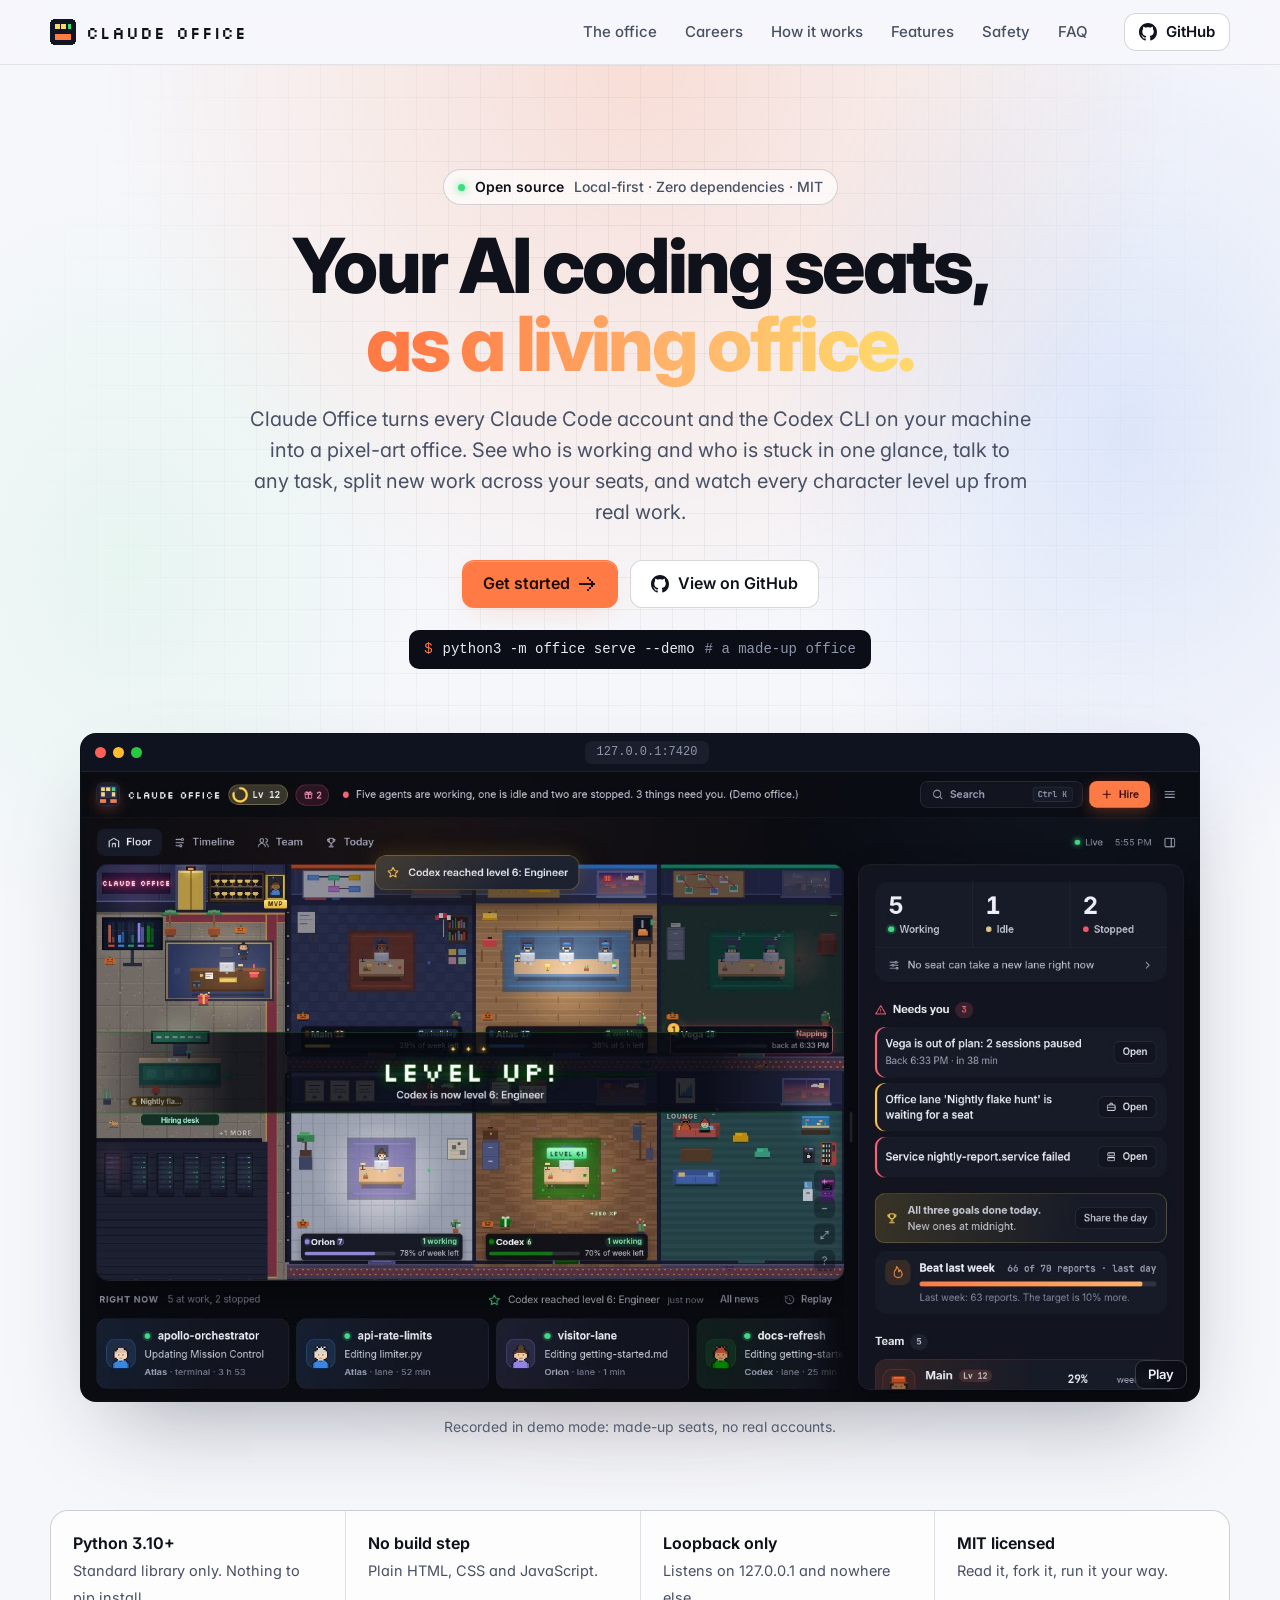
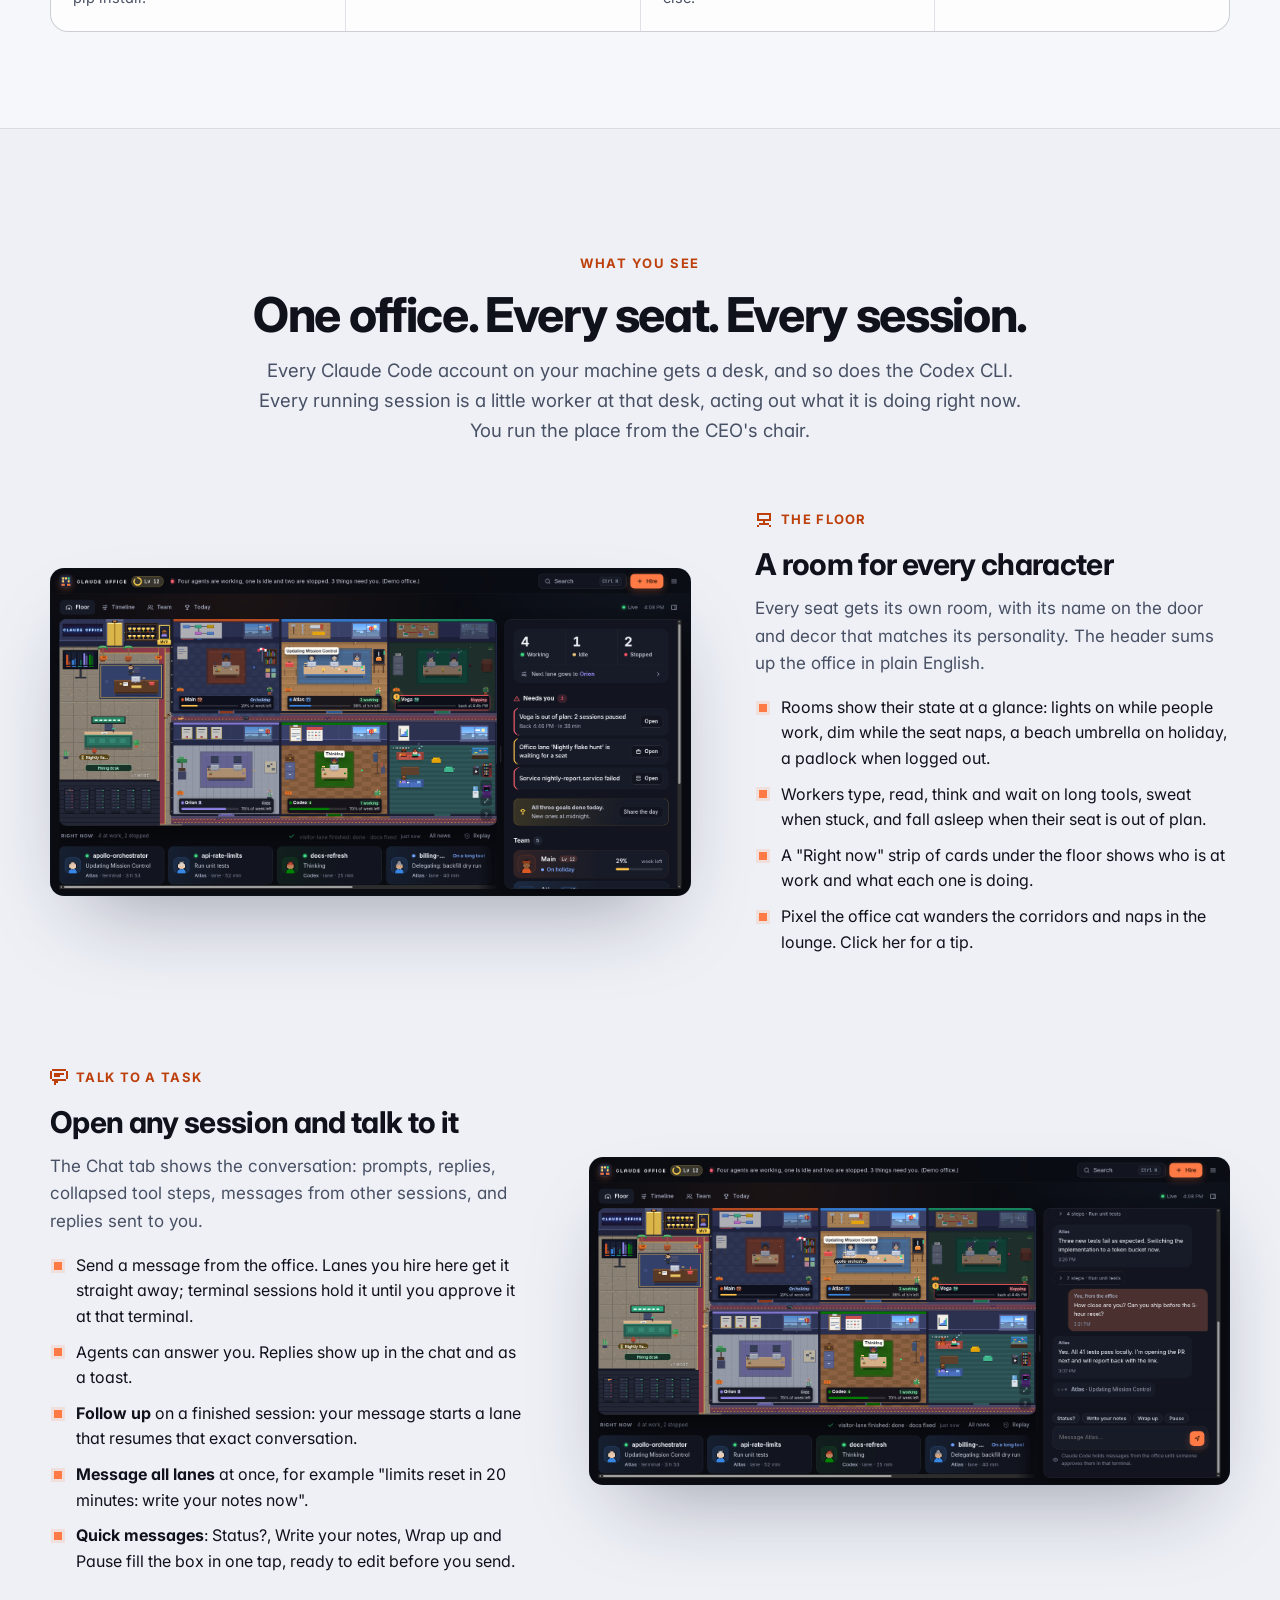
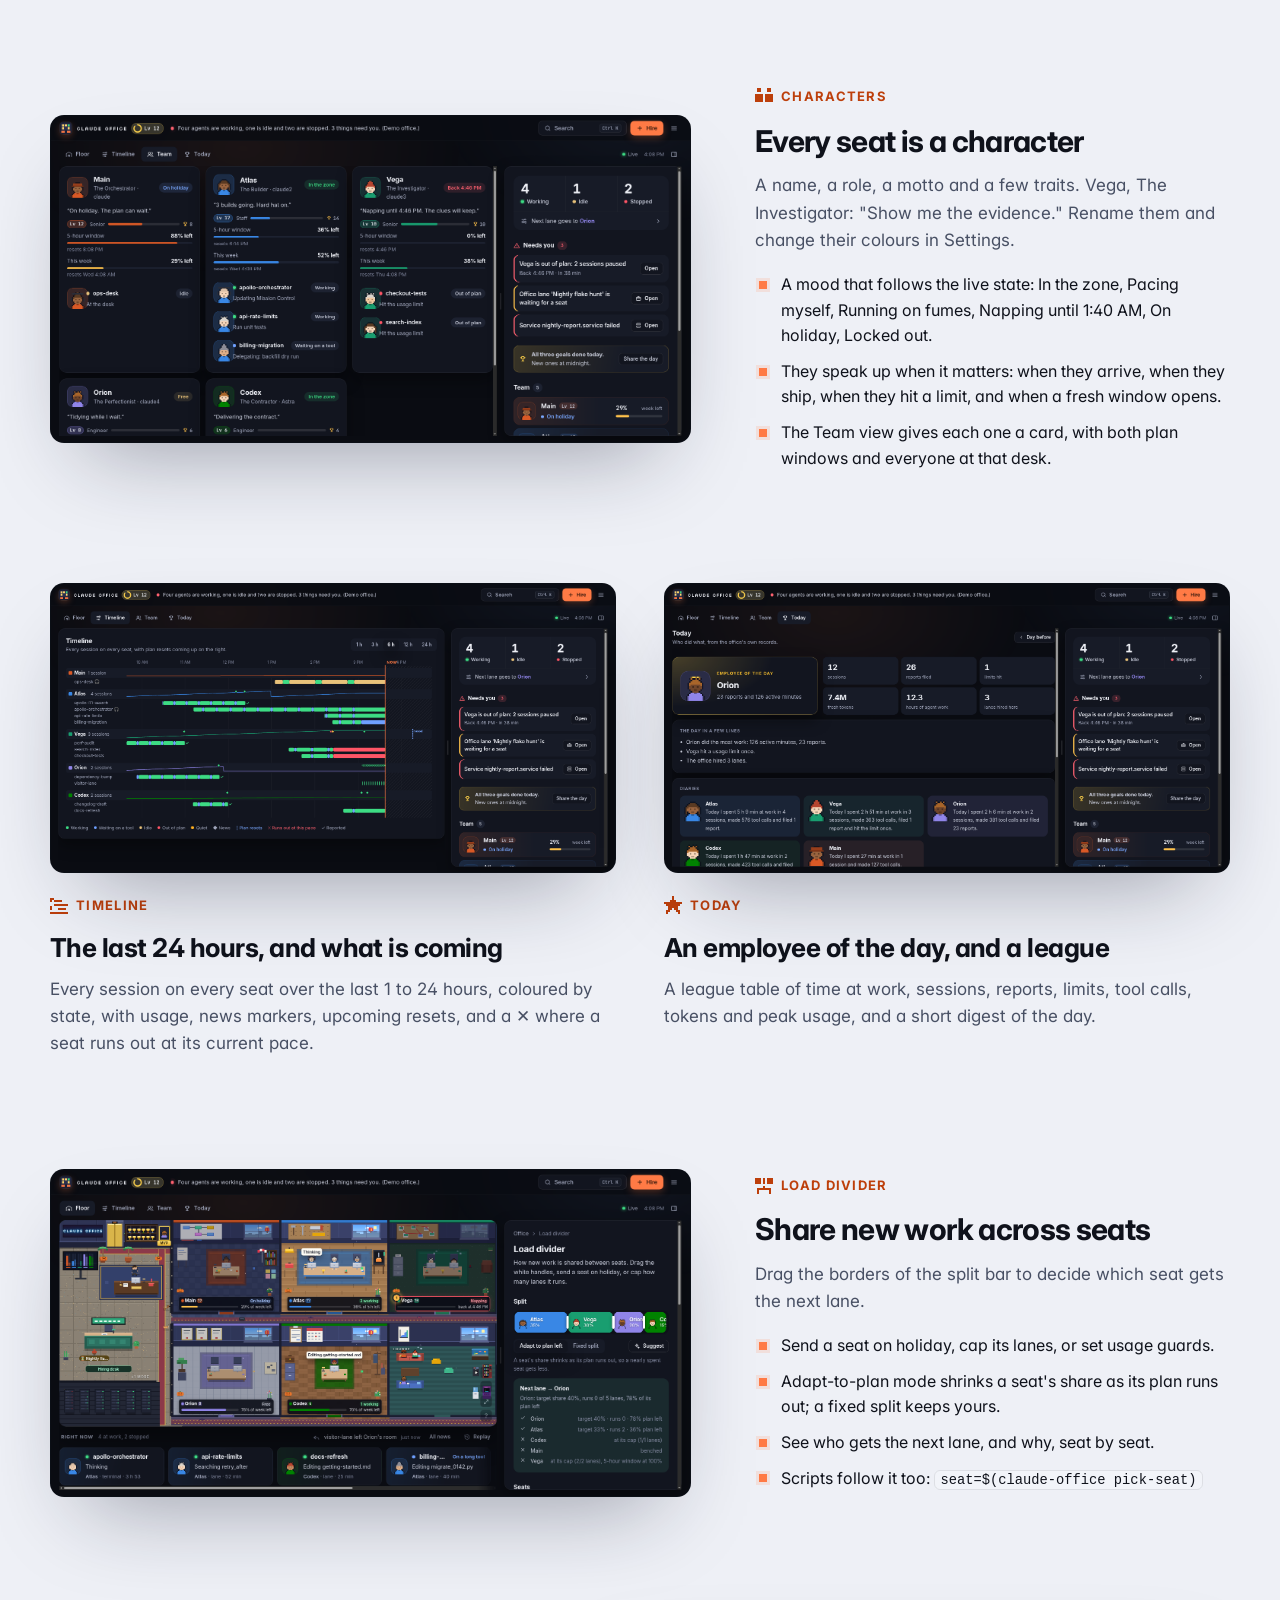
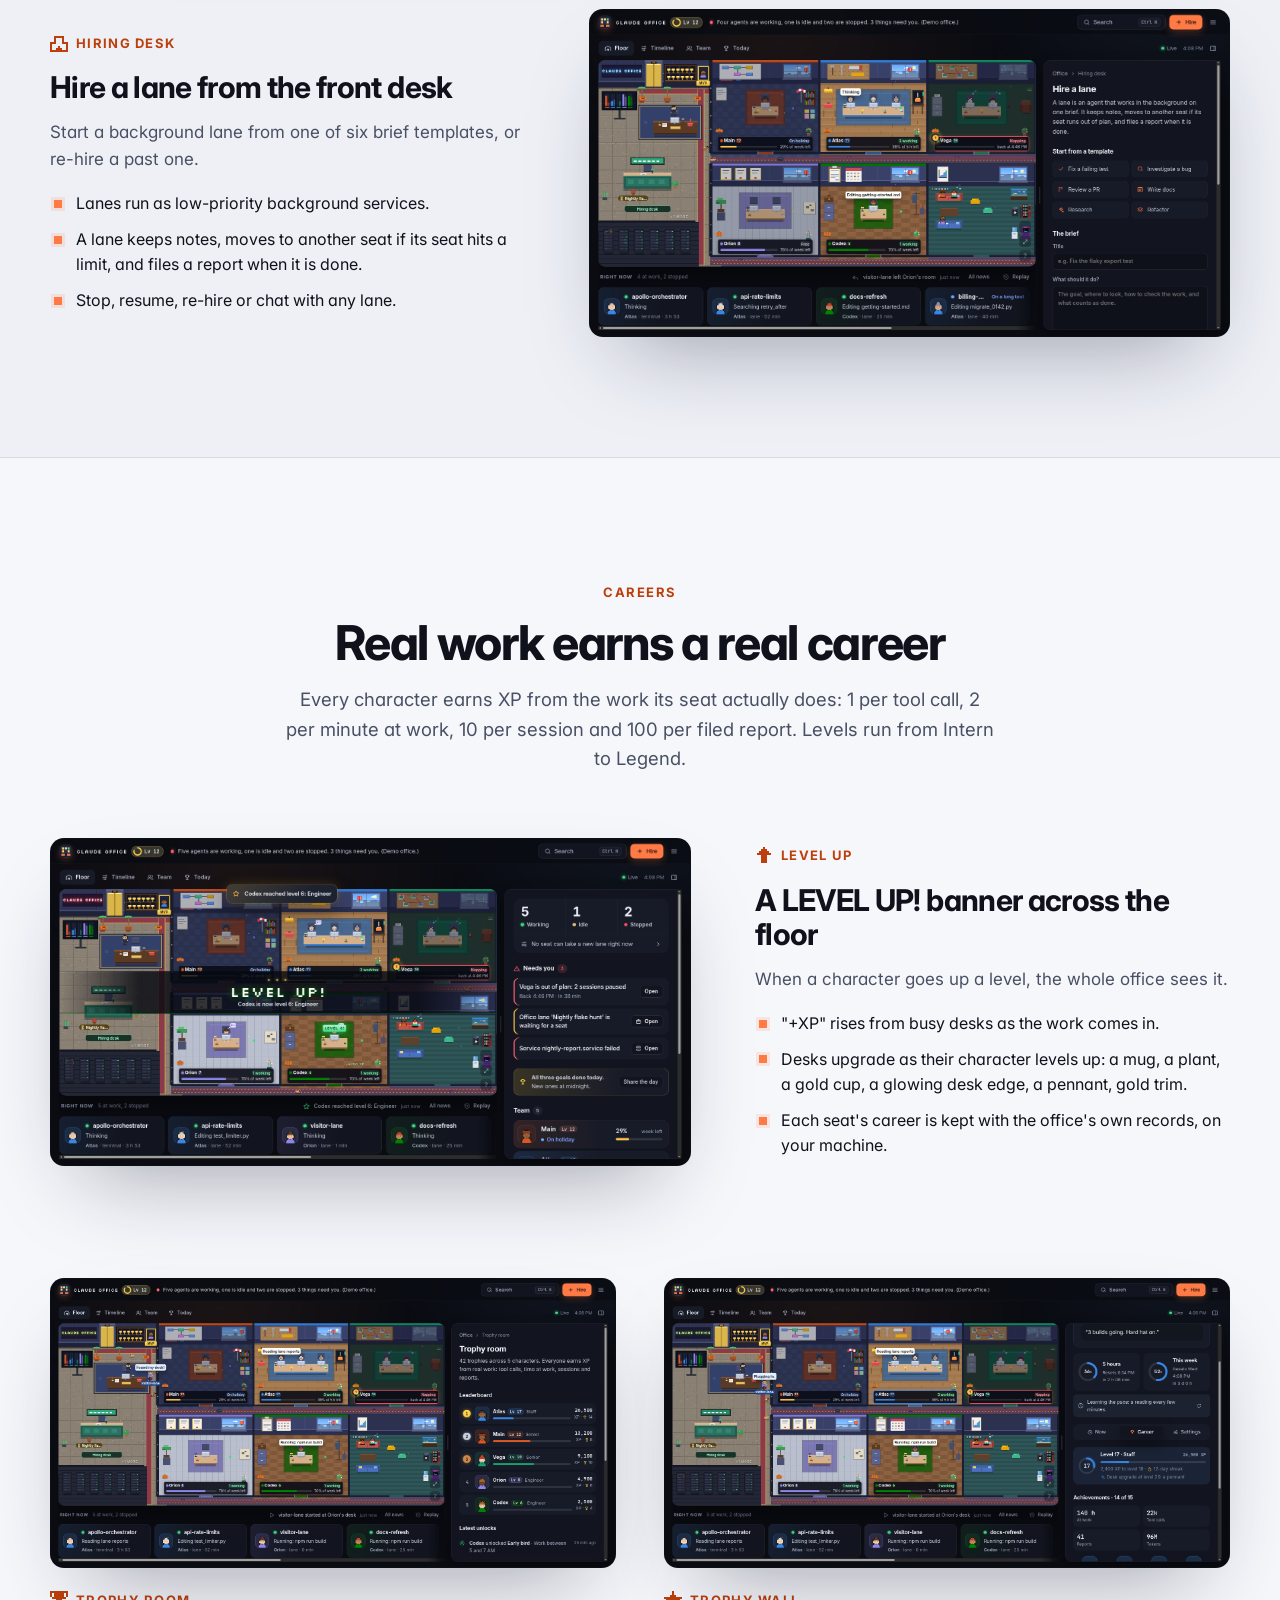
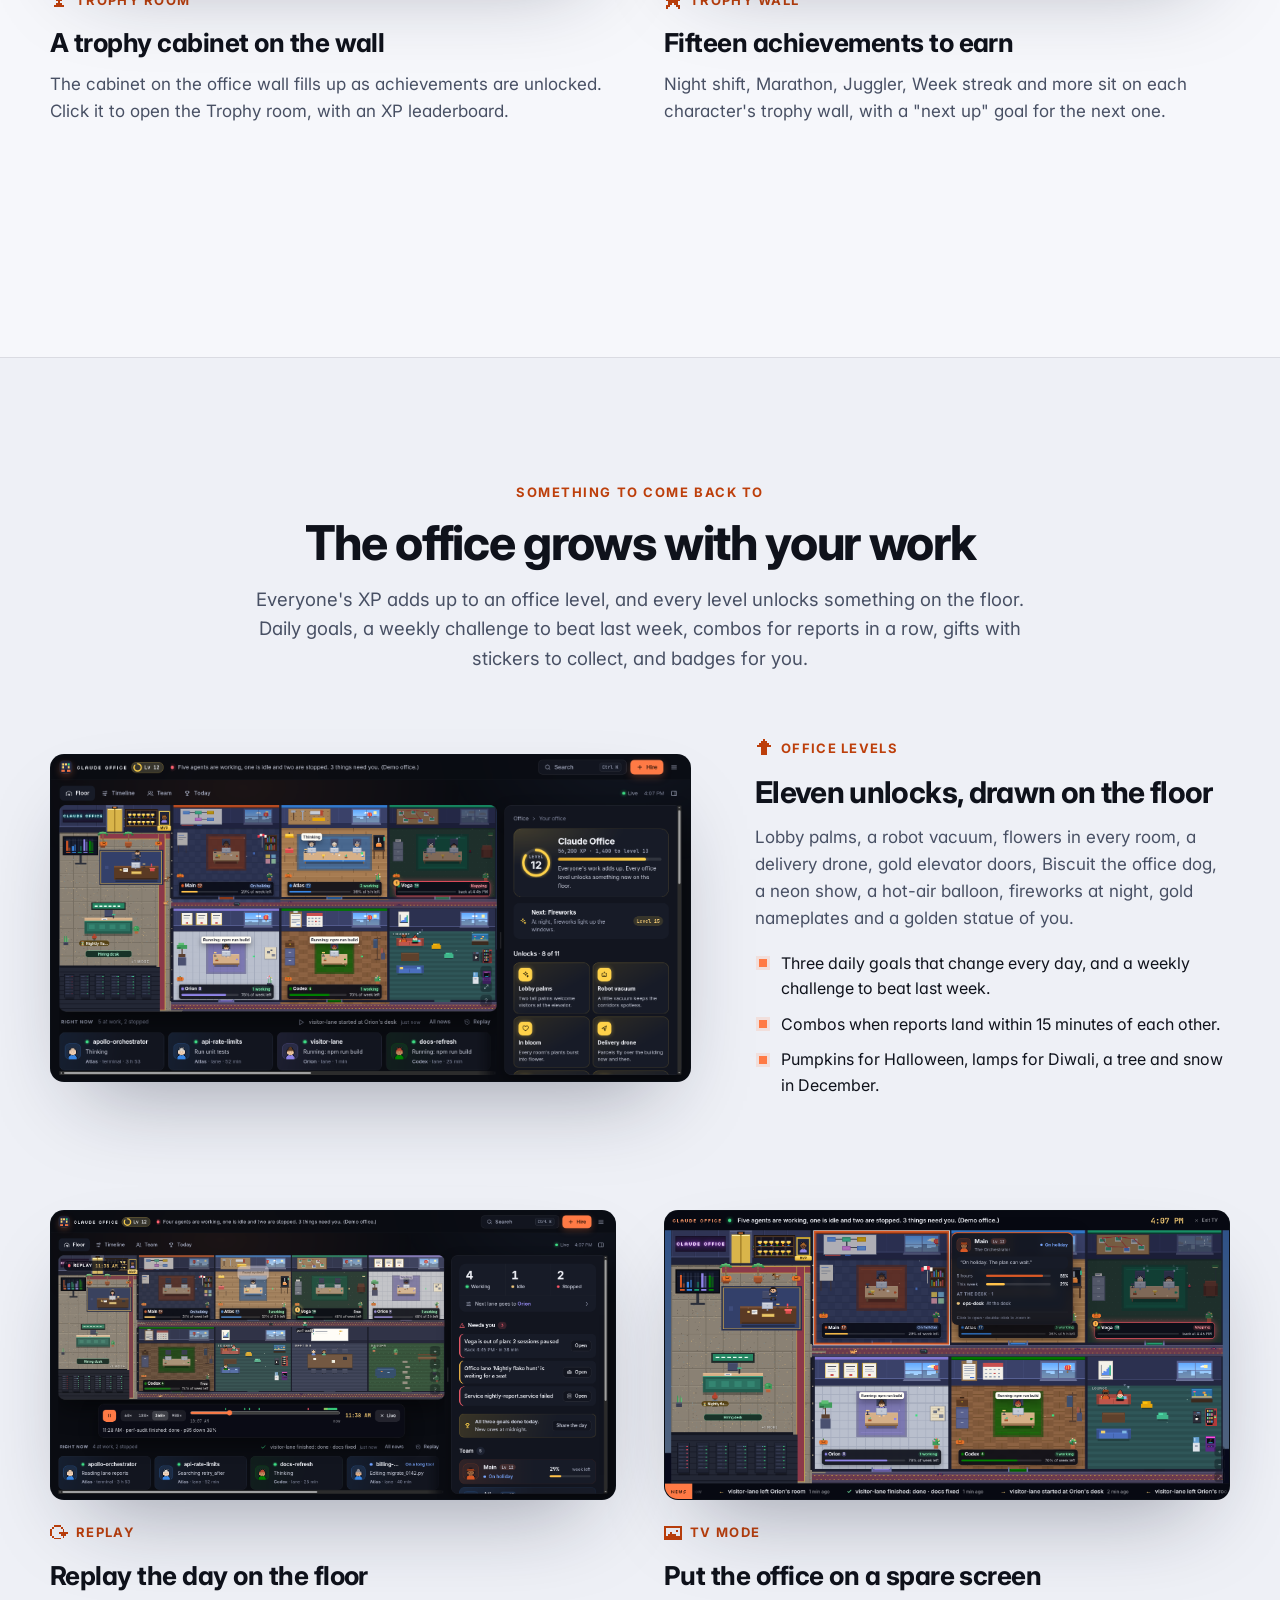
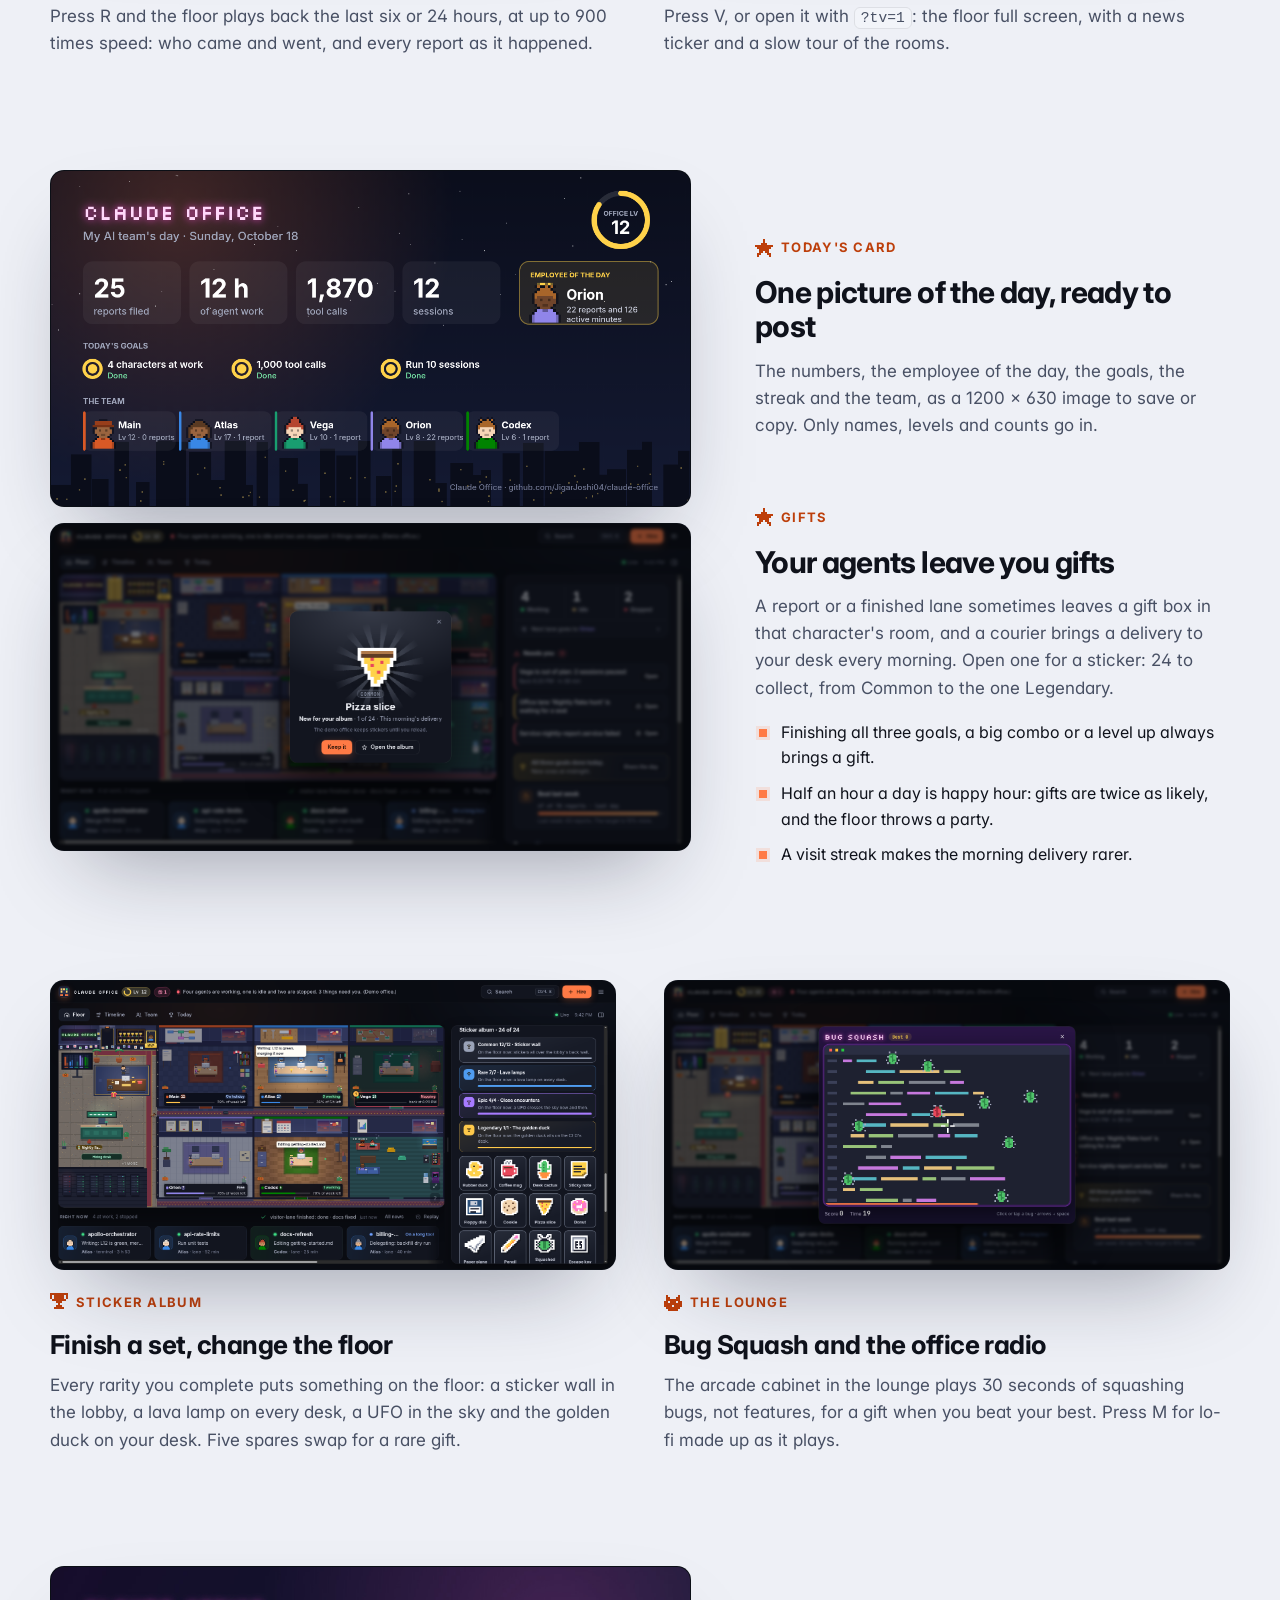
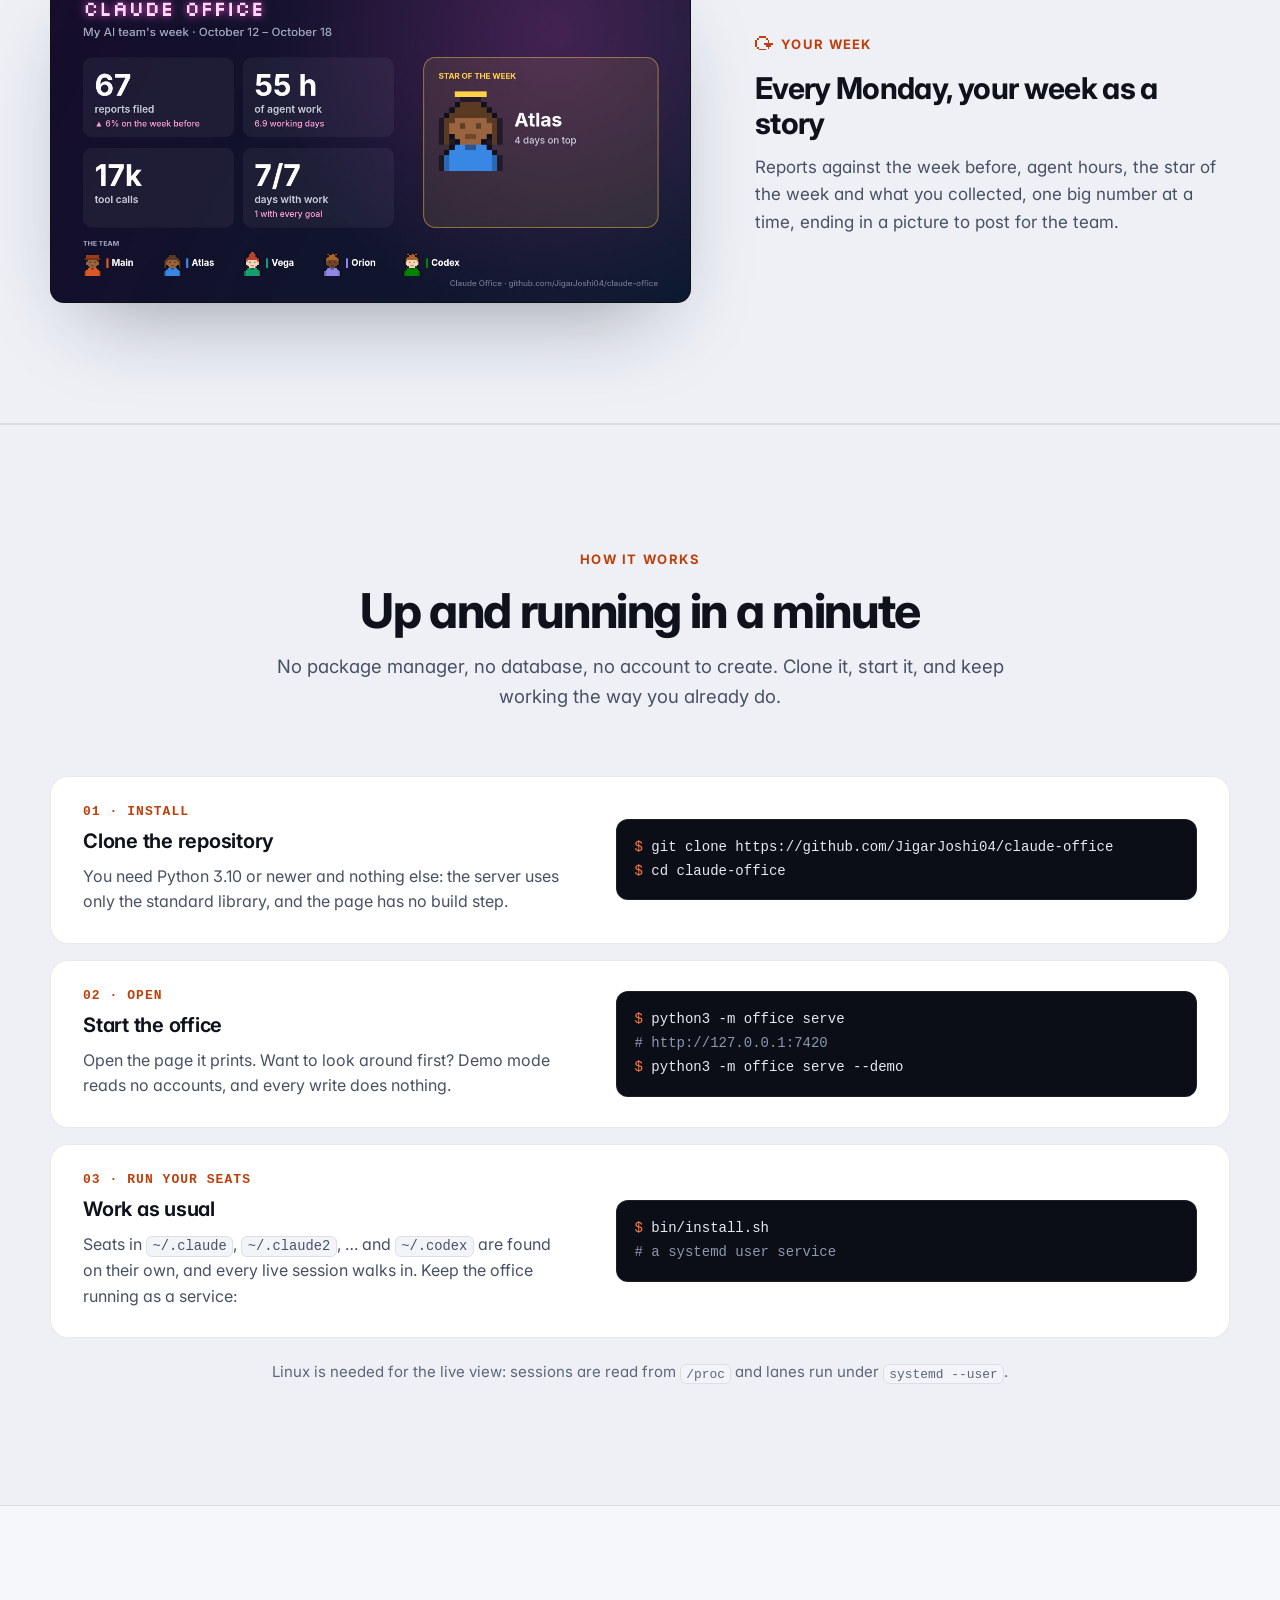
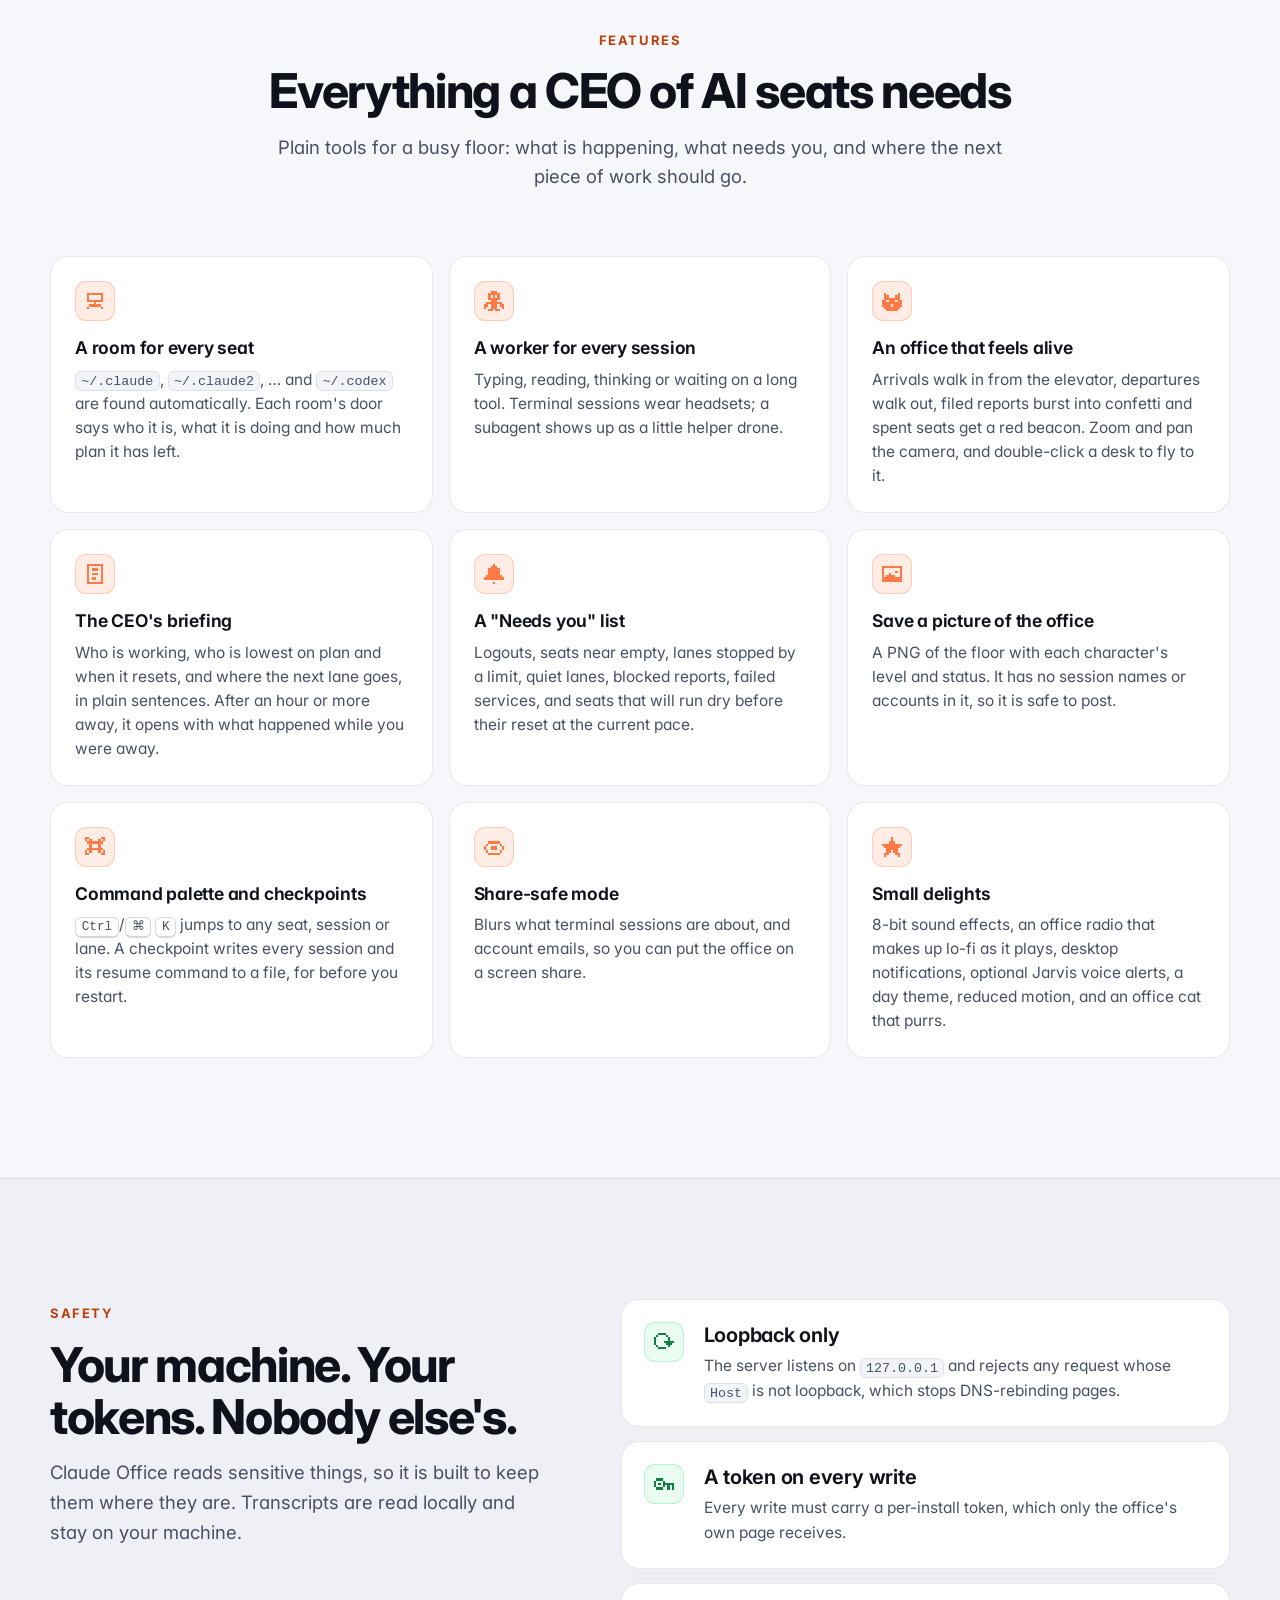
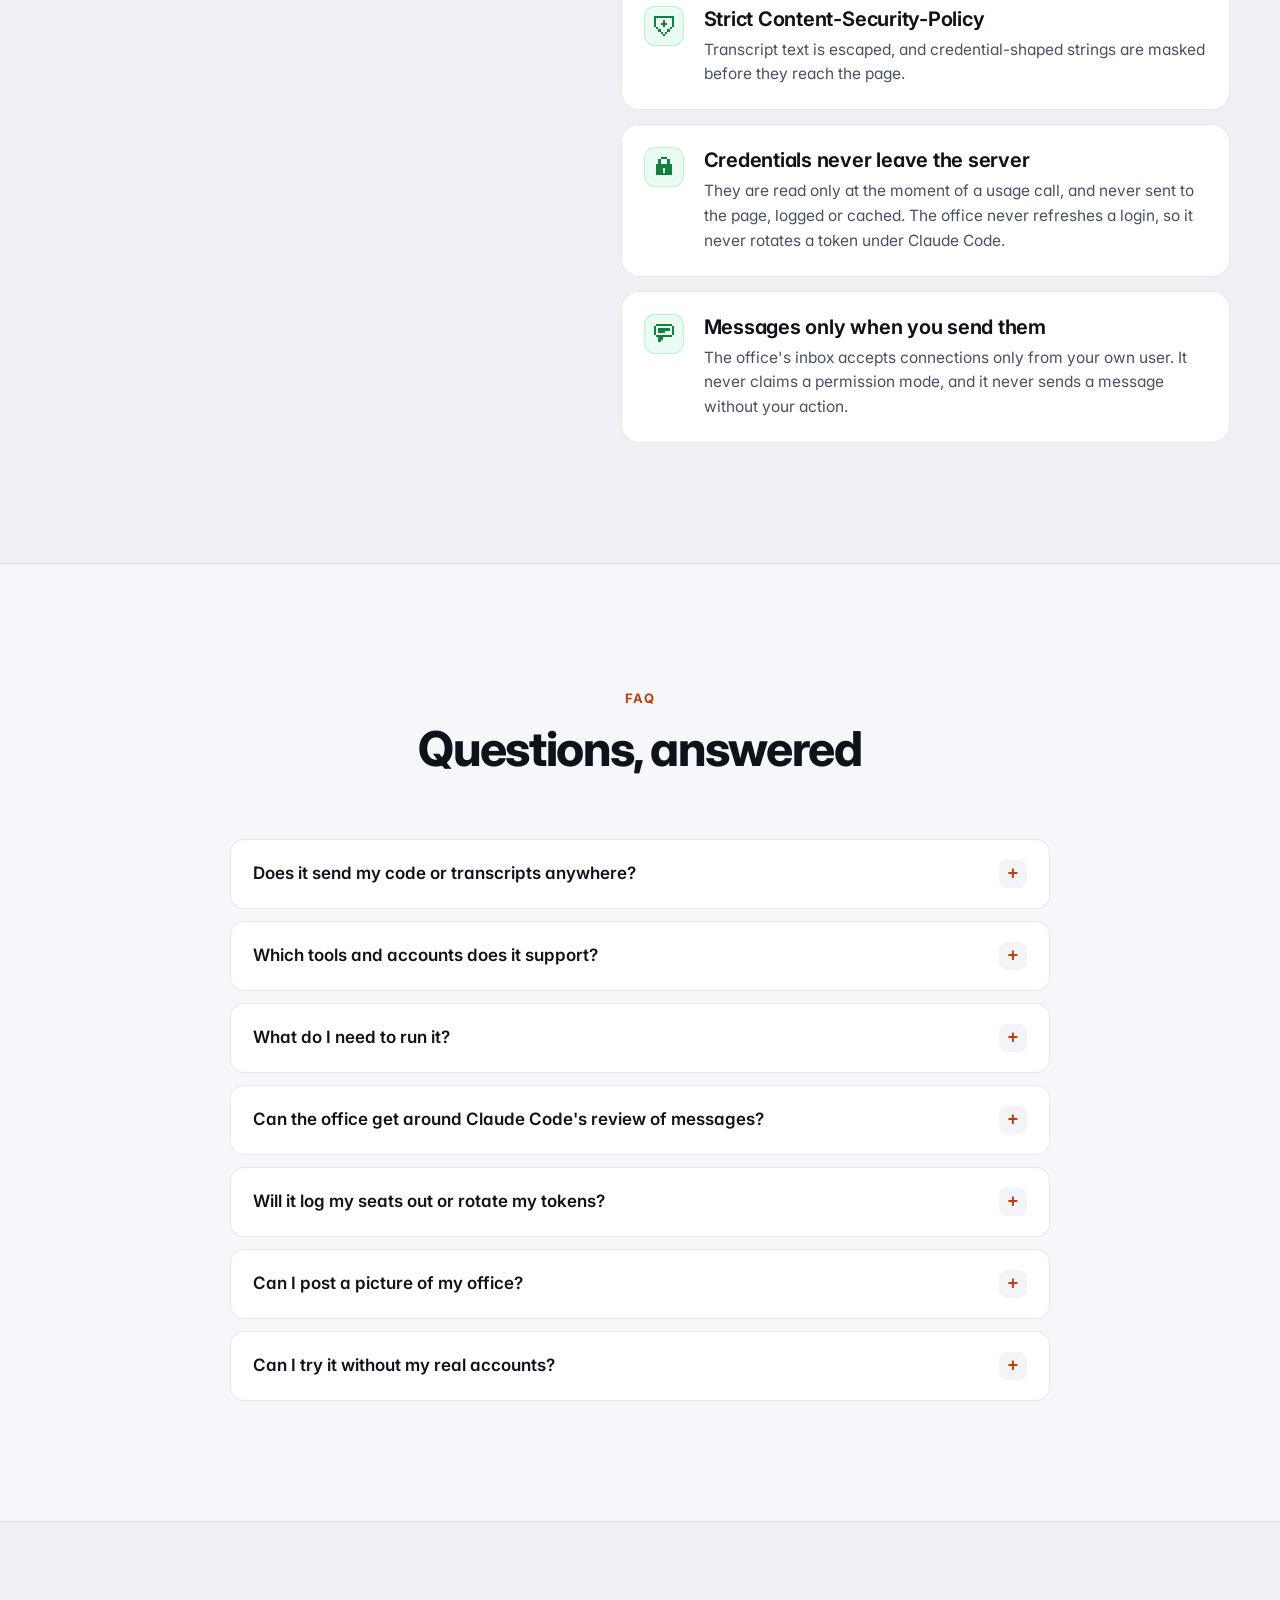
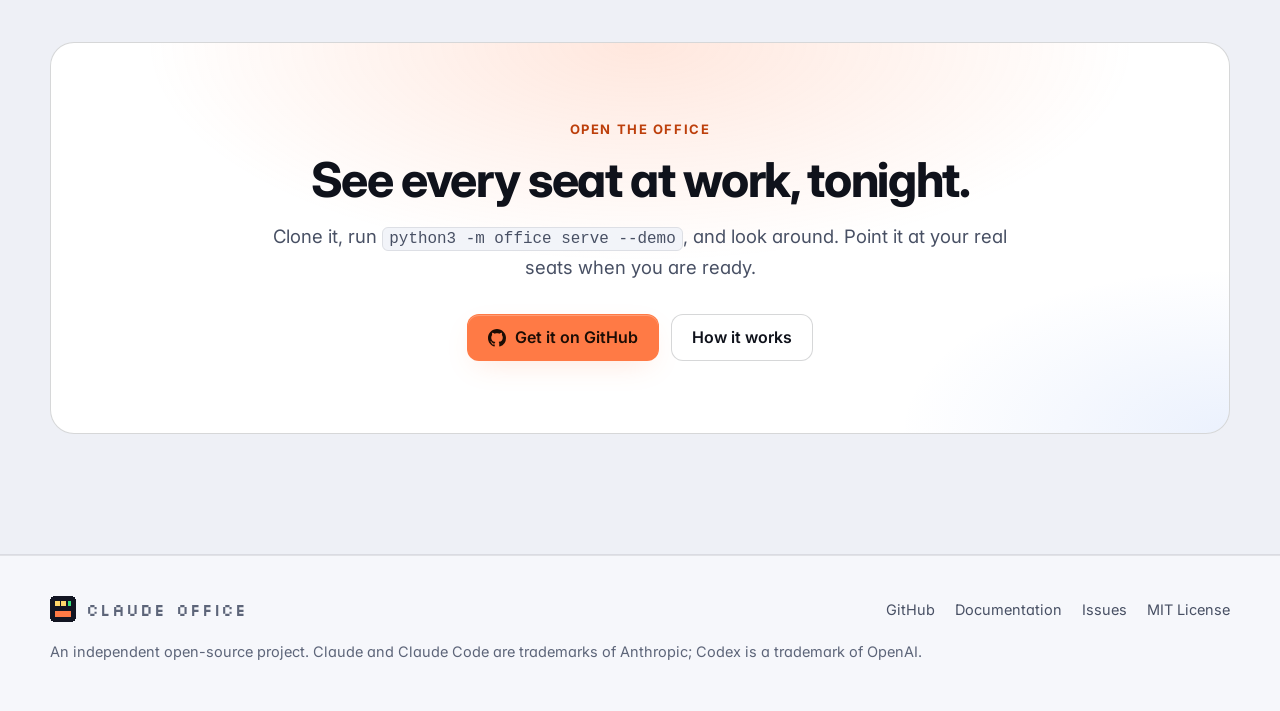
<file: docs/index.html>
<!doctype html>
<html lang="en">
<head>
<meta charset="utf-8">
<meta name="viewport" content="width=device-width, initial-scale=1">
<title>Claude Office: a pixel office for every AI coding seat</title>
<meta name="description" content="A local dashboard that shows every Claude Code account and the Codex CLI on your machine as a living pixel-art office. See who is working and who is stuck, talk to any task, split new work across seats, and watch every character level up from real work. Python standard library only, MIT licensed.">
<meta name="color-scheme" content="dark light">
<meta name="theme-color" content="#090b12" media="(prefers-color-scheme: dark)">
<meta name="theme-color" content="#f6f7fb" media="(prefers-color-scheme: light)">
<meta property="og:type" content="website">
<meta property="og:title" content="Claude Office: a pixel office for every AI coding seat">
<meta property="og:description" content="Every Claude Code account and the Codex CLI on your machine as a living pixel-art office: a character at every seat, a chat with every task, and careers earned from real work. Local-first, zero dependencies, MIT.">
<meta property="og:image" content="https://jigarjoshi04.github.io/claude-office/demo-poster.jpg">
<meta name="twitter:card" content="summary_large_image">
<link rel="icon" href="data:image/svg+xml,%3Csvg xmlns='http://www.w3.org/2000/svg' viewBox='0 0 16 16'%3E%3Crect width='16' height='16' rx='3' fill='%23121522'/%3E%3Crect x='3' y='3' width='3' height='3' fill='%23ffd76a'/%3E%3Crect x='7' y='3' width='3' height='3' fill='%23ffd76a'/%3E%3Crect x='11' y='3' width='2' height='3' fill='%2338e07b'/%3E%3Crect x='3' y='9' width='10' height='4' fill='%23ff7a45'/%3E%3C/svg%3E">
<link rel="preconnect" href="https://fonts.googleapis.com">
<link rel="preconnect" href="https://fonts.gstatic.com" crossorigin>
<link rel="stylesheet" href="https://fonts.googleapis.com/css2?family=Inter:wght@400;500;600;700;800&family=Silkscreen&display=swap">
<style>
:root {
  --bg: #090b12;
  --bg-2: #0c0f18;
  --surface: #10141f;
  --surface-2: #151a27;
  --line: rgba(255, 255, 255, .08);
  --line-2: rgba(255, 255, 255, .15);
  --text: #eef1f8;
  --muted: #a6aec0;
  --faint: #838ca2;
  --accent: #ff7a45;
  --accent-ink: #1c0d05;
  --accent-text: #ff8f5f;
  --accent-soft: rgba(255, 122, 69, .12);
  --glow: rgba(255, 122, 69, .30);
  --blue: #5b8def;
  --green: #38e07b;
  --gold: #ffd76a;
  --code-bg: #0b0e16;
  --code-text: #e6e9f2;
  --code-dim: #8e97ad;
  --shadow: 0 40px 100px -30px rgba(0, 0, 0, .75);
  --radius: 18px;
  --gutter: clamp(16px, 4vw, 32px);
  --max: 1180px;
  --mono: ui-monospace, "SF Mono", SFMono-Regular, Menlo, Consolas, "Liberation Mono", monospace;
}
@media (prefers-color-scheme: light) {
  :root {
    --bg: #f6f7fb;
    --bg-2: #eef0f6;
    --surface: #ffffff;
    --surface-2: #f2f4f9;
    --line: rgba(15, 18, 27, .09);
    --line-2: rgba(15, 18, 27, .17);
    --text: #0f121b;
    --muted: #485064;
    --faint: #5d6579;
    --accent-text: #bd3f0b;
    --accent-soft: rgba(255, 122, 69, .14);
    --glow: rgba(255, 122, 69, .22);
    --shadow: 0 40px 90px -35px rgba(20, 26, 48, .40);
  }
}

*, *::before, *::after { box-sizing: border-box; }
html { -webkit-text-size-adjust: 100%; scroll-behavior: smooth; scroll-padding-top: 80px; }
@media (prefers-reduced-motion: reduce) { html { scroll-behavior: auto; } *, *::before, *::after { transition: none !important; animation: none !important; } }
body {
  margin: 0; background: var(--bg); color: var(--text);
  font: 400 17px/1.6 Inter, ui-sans-serif, system-ui, -apple-system, "Segoe UI", Roboto, sans-serif;
  font-feature-settings: "cv11", "ss01"; -webkit-font-smoothing: antialiased; text-rendering: optimizeLegibility;
  overflow-x: clip;
}
img, video, svg { display: block; max-width: 100%; }
a { color: inherit; }
code, pre, kbd { font-family: var(--mono); }
:focus-visible { outline: 2px solid var(--accent); outline-offset: 3px; border-radius: 6px; }
.wrap { width: 100%; max-width: calc(var(--max) + 2 * var(--gutter)); margin: 0 auto; padding: 0 var(--gutter); }
.sr-only { position: absolute; width: 1px; height: 1px; overflow: hidden; clip: rect(0 0 0 0); white-space: nowrap; }
.skip { position: absolute; left: 12px; top: -60px; z-index: 100; padding: 10px 14px; border-radius: 10px; background: var(--accent); color: var(--accent-ink); font-weight: 650; text-decoration: none; }
.skip:focus { top: 12px; }
.ico { width: 18px; height: 18px; fill: currentColor; shape-rendering: crispEdges; flex: none; }

/* ------------------------------------------------------------------ nav */
.nav { position: sticky; top: 0; z-index: 50; border-bottom: 1px solid var(--line);
  background: color-mix(in srgb, var(--bg) 78%, transparent); backdrop-filter: saturate(1.4) blur(14px); -webkit-backdrop-filter: saturate(1.4) blur(14px); }
.nav .wrap { display: flex; align-items: center; gap: 24px; height: 64px; }
.brand { display: inline-flex; align-items: center; gap: 10px; text-decoration: none; border-radius: 8px; }
.brand svg { width: 26px; height: 26px; shape-rendering: crispEdges; }
.wordmark { font-family: Silkscreen, var(--mono); font-size: 17px; letter-spacing: .06em; text-transform: uppercase; line-height: 1; white-space: nowrap; }
.nav-links { display: flex; gap: 4px; margin-left: auto; }
.nav-links a { padding: 8px 12px; border-radius: 10px; color: var(--muted); text-decoration: none; font-size: 15px; font-weight: 500; white-space: nowrap; }
.nav-links a:hover { color: var(--text); background: var(--surface-2); }
.nav .btn { padding: 9px 14px; font-size: 15px; }
@media (max-width: 980px) { .nav-links { display: none; } .nav .gh { margin-left: auto; } }

/* ------------------------------------------------------------------ buttons */
.btn { display: inline-flex; align-items: center; justify-content: center; gap: 9px; padding: 13px 20px; border-radius: 12px;
  font-family: inherit; font-size: 16px; font-weight: 600; line-height: 1.2; text-decoration: none; border: 1px solid transparent; cursor: pointer;
  transition: transform .15s ease, box-shadow .2s ease, background-color .2s ease, border-color .2s ease; }
.btn:hover { transform: translateY(-1px); }
.btn-primary { background: var(--accent); color: var(--accent-ink); box-shadow: 0 10px 30px -10px var(--glow), inset 0 1px 0 rgba(255, 255, 255, .25); }
.btn-primary:hover { background: #ff8a5b; box-shadow: 0 14px 36px -10px var(--glow), inset 0 1px 0 rgba(255, 255, 255, .25); }
.btn-ghost { background: var(--surface); color: var(--text); border-color: var(--line-2); }
.btn-ghost:hover { border-color: color-mix(in srgb, var(--text) 35%, transparent); background: var(--surface-2); }
.btn svg { width: 18px; height: 18px; fill: currentColor; }

/* ------------------------------------------------------------------ hero */
.hero { position: relative; isolation: isolate; padding: clamp(48px, 9vw, 104px) 0 clamp(56px, 8vw, 96px); text-align: center; overflow: clip; }
.hero::before { content: ""; position: absolute; inset: 0; z-index: -2;
  background:
    radial-gradient(60% 50% at 50% 0%, rgba(255, 122, 69, .20), transparent 70%),
    radial-gradient(40% 40% at 88% 22%, rgba(91, 141, 239, .16), transparent 70%),
    radial-gradient(35% 35% at 10% 30%, rgba(56, 224, 123, .08), transparent 70%); }
.hero::after { content: ""; position: absolute; inset: 0; z-index: -1; opacity: .55;
  background-image: linear-gradient(var(--line) 1px, transparent 1px), linear-gradient(90deg, var(--line) 1px, transparent 1px);
  background-size: 32px 32px; -webkit-mask-image: radial-gradient(70% 55% at 50% 20%, #000 20%, transparent 75%); mask-image: radial-gradient(70% 55% at 50% 20%, #000 20%, transparent 75%); }
.pill { display: inline-flex; flex-wrap: wrap; justify-content: center; align-items: center; gap: 6px 10px; padding: 6px 14px; border-radius: 999px;
  border: 1px solid var(--line-2); background: color-mix(in srgb, var(--surface) 70%, transparent); color: var(--muted); font-size: 14px; font-weight: 500; }
.pill b { color: var(--text); font-weight: 600; }
.pill .dot { width: 7px; height: 7px; border-radius: 50%; background: var(--green); box-shadow: 0 0 10px var(--green); }
h1 { margin: 22px auto 0; max-width: 15ch; font-size: clamp(40px, 7.2vw, 76px); line-height: 1.02; letter-spacing: -.035em; font-weight: 800; text-wrap: balance; }
h1 .hl { background: linear-gradient(92deg, #ff7a45 10%, #ffb36b 55%, #ffd76a 95%); -webkit-background-clip: text; background-clip: text; color: transparent; }
.lead { margin: 22px auto 0; max-width: 62ch; color: var(--muted); font-size: clamp(17px, 2.1vw, 20px); line-height: 1.55; text-wrap: pretty; }
.cta { display: flex; flex-wrap: wrap; justify-content: center; gap: 12px; margin-top: 32px; }
.try { margin: 22px auto 0; display: inline-flex; align-items: center; gap: 10px; max-width: 100%; padding: 9px 14px; border-radius: 10px;
  background: var(--code-bg); border: 1px solid var(--line); color: var(--code-text); font: 500 14px/1.4 var(--mono); overflow-x: auto; white-space: nowrap; }
.try .p { color: var(--accent); user-select: none; }
.try .c { color: var(--code-dim); }
@media (max-width: 520px) { .try .c { display: none; } }

.demo { position: relative; margin: clamp(40px, 6vw, 64px) auto 0; max-width: 1120px; }
.demo::before { content: ""; position: absolute; inset: 8% 6% -4%; z-index: -1; background: radial-gradient(closest-side, var(--glow), transparent); filter: blur(30px); }
.window { position: relative; border-radius: 16px; border: 1px solid var(--line-2); background: #0b0e16; box-shadow: var(--shadow); overflow: hidden; }
.window-bar { display: flex; align-items: center; gap: 7px; height: 38px; padding: 0 14px; background: #0f1320; border-bottom: 1px solid rgba(255, 255, 255, .07); }
.window-bar i { width: 11px; height: 11px; border-radius: 50%; background: #2a3042; }
.window-bar i:nth-child(1) { background: #ff5f57; } .window-bar i:nth-child(2) { background: #febc2e; } .window-bar i:nth-child(3) { background: #28c840; }
.window-bar span { margin: 0 auto; padding: 3px 12px; border-radius: 7px; background: rgba(255, 255, 255, .05); color: #8e97ad; font: 500 12px/1.4 var(--mono); transform: translateX(-20px); }
.window video, .window img { width: 100%; height: auto; aspect-ratio: 16 / 9; object-fit: cover; background: #0b0e16; }
.demo-toggle { position: absolute; right: 12px; bottom: 12px; display: inline-flex; align-items: center; gap: 7px; padding: 7px 12px; border-radius: 9px;
  border: 1px solid rgba(255, 255, 255, .18); background: rgba(9, 11, 18, .72); color: #eef1f8; font-family: inherit; font-size: 13px; font-weight: 600; line-height: 1; cursor: pointer; backdrop-filter: blur(6px); }
.demo-toggle:hover { background: rgba(9, 11, 18, .9); }
.demo-toggle[hidden] { display: none; }
.caption { margin-top: 14px; color: var(--faint); font-size: 14px; }

.facts { display: grid; grid-template-columns: repeat(4, minmax(0, 1fr)); gap: 1px; margin-top: clamp(48px, 7vw, 72px); border: 1px solid var(--line); border-radius: var(--radius); overflow: hidden; background: var(--line); text-align: left; }
.facts div { padding: 20px 22px; background: color-mix(in srgb, var(--surface) 92%, transparent); }
.facts b { display: block; font-size: 16px; font-weight: 650; }
.facts span { color: var(--muted); font-size: 14.5px; }
@media (max-width: 900px) { .facts { grid-template-columns: repeat(2, minmax(0, 1fr)); } }
@media (max-width: 480px) { .facts { grid-template-columns: 1fr; } }

/* ------------------------------------------------------------------ sections */
section { padding: clamp(64px, 10vw, 120px) 0; }
.alt { background: var(--bg-2); border-block: 1px solid var(--line); }
.eyebrow { display: inline-flex; align-items: center; gap: 8px; color: var(--accent-text); font-size: 13px; font-weight: 700; letter-spacing: .12em; text-transform: uppercase; }
h2 { margin: 12px 0 0; font-size: clamp(30px, 4.6vw, 48px); line-height: 1.08; letter-spacing: -.028em; font-weight: 750; text-wrap: balance; }
.sub { margin: 16px 0 0; max-width: 64ch; color: var(--muted); font-size: clamp(16.5px, 1.8vw, 18.5px); text-wrap: pretty; }
.head { margin-bottom: clamp(36px, 6vw, 64px); }
.head.center { text-align: center; } .head.center .sub { margin-inline: auto; }
h3 { margin: 0; font-size: 20px; line-height: 1.3; letter-spacing: -.012em; font-weight: 650; }
p { margin: 0; }
code { padding: .12em .4em; border-radius: 6px; background: var(--surface-2); border: 1px solid var(--line); font-size: .86em; overflow-wrap: anywhere; -webkit-box-decoration-break: clone; box-decoration-break: clone; }
kbd { padding: .1em .45em; border-radius: 6px; border: 1px solid var(--line-2); border-bottom-width: 2px; background: var(--surface); font-size: .82em; }

/* What you see */
.shows { display: grid; gap: clamp(56px, 9vw, 112px); }
.show { display: grid; grid-template-columns: minmax(0, 1.35fr) minmax(0, 1fr); gap: clamp(28px, 5vw, 64px); align-items: center; }
.show:nth-child(even) { grid-template-columns: minmax(0, 1fr) minmax(0, 1.35fr); }
.show:nth-child(even) .shot { order: 2; }
.shot { position: relative; margin: 0; border-radius: 14px; border: 1px solid var(--line-2); overflow: hidden; background: #0b0e16; box-shadow: var(--shadow); }
.shot img { width: 100%; height: auto; }
.show .tag, .duo .tag { display: inline-flex; align-items: center; gap: 8px; color: var(--accent-text); font-size: 13px; font-weight: 700; letter-spacing: .1em; text-transform: uppercase; }
.show h3 { margin-top: 10px; font-size: clamp(24px, 3vw, 30px); line-height: 1.15; letter-spacing: -.022em; font-weight: 720; }
.show p { margin-top: 14px; color: var(--muted); }
.ticks { margin: 18px 0 0; padding: 0; list-style: none; display: grid; gap: 10px; }
.ticks li { position: relative; padding-left: 26px; color: var(--text); font-size: 16px; }
.ticks li::before { content: ""; position: absolute; left: 4px; top: .55em; width: 8px; height: 8px; background: var(--accent); box-shadow: 0 0 0 3px var(--accent-soft); }
@media (max-width: 900px) { .show, .show:nth-child(even) { grid-template-columns: 1fr; } .show:nth-child(even) .shot { order: 0; } }
.duo { display: grid; grid-template-columns: repeat(2, minmax(0, 1fr)); gap: clamp(28px, 4vw, 48px); margin: clamp(56px, 9vw, 112px) 0; }
.duo article { display: flex; flex-direction: column; gap: 22px; min-width: 0; }
.duo h3 { margin-top: 10px; font-size: clamp(22px, 2.5vw, 26px); line-height: 1.2; letter-spacing: -.02em; font-weight: 720; }
.duo p { margin-top: 12px; color: var(--muted); }
@media (max-width: 900px) { .duo { grid-template-columns: 1fr; } }

/* How it works */
.steps { display: grid; gap: 16px; margin: 0; padding: 0; list-style: none; }
.step { display: grid; grid-template-columns: minmax(0, 1fr) minmax(0, 1.2fr); gap: 18px 48px; align-items: center; padding: 28px 32px; border-radius: var(--radius); background: var(--surface); border: 1px solid var(--line); }
.step .txt { display: flex; flex-direction: column; gap: 10px; min-width: 0; }
.step .n { font: 700 13px/1 var(--mono); color: var(--accent-text); letter-spacing: .08em; }
.step p { color: var(--muted); font-size: 16px; }
pre { margin: 0; padding: 16px 18px; border-radius: 12px; background: var(--code-bg); border: 1px solid rgba(255, 255, 255, .07); color: var(--code-text);
  font-size: 14px; line-height: 1.7; overflow-x: auto; max-width: 100%; }
pre code { padding: 0; border: 0; background: none; font-size: inherit; overflow-wrap: normal; }
pre .p { color: var(--accent); user-select: none; }
pre .c { color: var(--code-dim); }
.note { margin-top: 22px; color: var(--faint); font-size: 15px; text-align: center; }
@media (max-width: 900px) { .step { grid-template-columns: 1fr; padding: 22px; } pre { font-size: 13px; } }

/* Features */
.grid { display: grid; grid-template-columns: repeat(3, minmax(0, 1fr)); gap: 16px; }
@media (max-width: 980px) { .grid { grid-template-columns: repeat(2, minmax(0, 1fr)); } }
@media (max-width: 620px) { .grid { grid-template-columns: 1fr; } }
.card { padding: 24px; border-radius: var(--radius); background: var(--surface); border: 1px solid var(--line); transition: border-color .2s ease, transform .2s ease; }
.card:hover { border-color: var(--line-2); transform: translateY(-2px); }
.badge { display: grid; place-items: center; width: 40px; height: 40px; margin-bottom: 16px; border-radius: 11px; background: var(--accent-soft); color: var(--accent); border: 1px solid color-mix(in srgb, var(--accent) 28%, transparent); }
.badge .ico { width: 20px; height: 20px; }
.card h3 { font-size: 17.5px; }
.card p { margin-top: 8px; color: var(--muted); font-size: 15.5px; line-height: 1.55; }

/* Safety */
.safe { display: grid; grid-template-columns: minmax(0, .9fr) minmax(0, 1.1fr); gap: clamp(32px, 6vw, 72px); align-items: start; }
.safe .head { margin: 0; position: sticky; top: 96px; }
.safe-list { display: grid; gap: 14px; }
.safe-item { display: grid; grid-template-columns: 44px minmax(0, 1fr); gap: 16px; padding: 22px; border-radius: var(--radius); background: var(--surface); border: 1px solid var(--line); }
.safe-item .badge { margin: 0; color: var(--green); background: rgba(56, 224, 123, .10); border-color: rgba(56, 224, 123, .28); }
@media (prefers-color-scheme: light) { .safe-item .badge { color: #12813f; } }
.safe-item p { margin-top: 6px; color: var(--muted); font-size: 15.5px; }
@media (max-width: 900px) { .safe { grid-template-columns: 1fr; } .safe .head { position: static; } }

/* FAQ */
.faq { max-width: 820px; margin: 0 auto; display: grid; gap: 12px; }
.faq details { border-radius: 14px; background: var(--surface); border: 1px solid var(--line); }
.faq details[open] { border-color: var(--line-2); }
.faq summary { display: flex; align-items: center; justify-content: space-between; gap: 16px; padding: 20px 22px; cursor: pointer; list-style: none; font-weight: 600; font-size: 17px; border-radius: 14px; }
.faq summary::-webkit-details-marker { display: none; }
.faq summary::after { content: "+"; flex: none; display: grid; place-items: center; width: 28px; height: 28px; border-radius: 8px; background: var(--surface-2); color: var(--accent-text); font: 600 18px/1 var(--mono); transition: transform .2s ease; }
.faq details[open] summary::after { content: "−"; }
.faq .a { padding: 0 22px 20px; color: var(--muted); font-size: 16px; }
.faq .a p + p { margin-top: 10px; }

/* Closing call to action */
.final { text-align: center; }
.final-box { position: relative; isolation: isolate; overflow: hidden; padding: clamp(40px, 7vw, 72px) var(--gutter); border-radius: 24px; border: 1px solid var(--line-2); background: var(--surface); }
.final-box::before { content: ""; position: absolute; inset: 0; z-index: -1; background: radial-gradient(60% 80% at 50% 0%, rgba(255, 122, 69, .18), transparent 70%), radial-gradient(40% 60% at 100% 100%, rgba(91, 141, 239, .12), transparent 70%); }
.final .sub { margin-inline: auto; }

/* Footer */
footer { padding: 40px 0 48px; border-top: 1px solid var(--line); color: var(--faint); font-size: 14.5px; }
footer .wrap { display: grid; gap: 18px; }
.foot-top { display: flex; flex-wrap: wrap; align-items: center; justify-content: space-between; gap: 16px; }
.foot-links { display: flex; flex-wrap: wrap; gap: 6px 20px; }
.foot-links a { color: var(--muted); text-decoration: none; }
.foot-links a:hover { color: var(--text); text-decoration: underline; text-underline-offset: 3px; }
</style>
</head>
<body>
<a class="skip" href="#main">Skip to content</a>

<svg width="0" height="0" style="position:absolute" aria-hidden="true" focusable="false">
  <symbol id="logo" viewBox="0 0 16 16"><rect width="16" height="16" rx="3" fill="#121522"/><rect x="3" y="3" width="3" height="3" fill="#ffd76a"/><rect x="7" y="3" width="3" height="3" fill="#ffd76a"/><rect x="11" y="3" width="2" height="3" fill="#38e07b"/><rect x="3" y="9" width="10" height="4" fill="#ff7a45"/></symbol>
  <symbol id="i-github" viewBox="0 0 16 16"><path d="M8 0C3.58 0 0 3.58 0 8c0 3.54 2.29 6.53 5.47 7.59.4.07.55-.17.55-.38 0-.19-.01-.82-.01-1.49-2.01.37-2.53-.49-2.69-.94-.09-.23-.48-.94-.82-1.13-.28-.15-.68-.52-.01-.53.63-.01 1.08.58 1.23.82.72 1.21 1.87.87 2.33.66.07-.52.28-.87.51-1.07-1.78-.2-3.64-.89-3.64-3.95 0-.87.31-1.59.82-2.15-.08-.2-.36-1.02.08-2.12 0 0 .67-.21 2.2.82.64-.18 1.32-.27 2-.27.68 0 1.36.09 2 .27 1.53-1.04 2.2-.82 2.2-.82.44 1.1.16 1.92.08 2.12.51.56.82 1.27.82 2.15 0 3.07-1.87 3.75-3.65 3.95.29.25.54.73.54 1.48 0 1.07-.01 1.93-.01 2.2 0 .21.15.46.55.38A8.013 8.013 0 0016 8c0-4.42-3.58-8-8-8z"/></symbol>
  <symbol id="i-arrow" viewBox="0 0 9 9"><path d="M4 1h1v1h-1zM5 2h1v1h-1zM0 4h8v1h-8zM6 3h1v1h-1zM6 5h1v1h-1zM5 6h1v1h-1zM4 7h1v1h-1z"/></symbol>
  <symbol id="i-pod" viewBox="0 0 9 9"><path d="M1 1h7v1h-7zM1 2h1v1h-1zM7 2h1v1h-1zM1 3h1v1h-1zM7 3h1v1h-1zM1 4h7v1h-7zM4 5h1v1h-1zM2 6h5v1h-5zM1 7h1v1h-1zM7 7h1v1h-1z"/></symbol>
  <symbol id="i-worker" viewBox="0 0 9 9"><path d="M3 0h3v1h-3zM2 1h5v1h-5zM2 2h1v1h-1zM4 2h1v1h-1zM6 2h1v1h-1zM2 3h5v1h-5zM3 4h3v1h-3zM1 5h7v1h-7zM0 6h2v1h-2zM3 6h3v1h-3zM7 6h2v1h-2zM0 7h1v1h-1zM3 7h3v1h-3zM8 7h1v1h-1zM2 8h2v1h-2zM5 8h2v1h-2z"/></symbol>
  <symbol id="i-bell" viewBox="0 0 9 9"><path d="M4 0h1v1h-1zM3 1h3v1h-3zM2 2h5v1h-5zM2 3h5v1h-5zM2 4h5v1h-5zM1 5h7v1h-7zM0 6h9v1h-9zM4 8h1v1h-1z"/></symbol>
  <symbol id="i-timeline" viewBox="0 0 9 9"><path d="M0 1h2v1h-2zM0 2h1v1h-1zM2 2h4v1h-4zM2 4h7v1h-7zM0 5h1v1h-1zM0 6h1v1h-1zM4 6h4v1h-4zM0 8h9v1h-9z"/></symbol>
  <symbol id="i-star" viewBox="0 0 9 9"><path d="M4 0h1v1h-1zM4 1h1v1h-1zM3 2h3v1h-3zM0 3h9v1h-9zM1 4h7v1h-7zM2 5h5v1h-5zM2 6h2v1h-2zM5 6h2v1h-2zM1 7h2v1h-2zM6 7h2v1h-2zM1 8h1v1h-1zM7 8h1v1h-1z"/></symbol>
  <symbol id="i-split" viewBox="0 0 9 9"><path d="M0 1h3v1h-3zM4 1h1v1h-1zM6 1h3v1h-3zM0 2h3v1h-3zM4 2h1v1h-1zM6 2h3v1h-3zM0 3h3v1h-3zM4 3h1v1h-1zM6 3h3v1h-3zM4 5h1v1h-1zM1 6h7v1h-7zM1 7h1v1h-1zM7 7h1v1h-1zM1 8h1v1h-1zM7 8h1v1h-1z"/></symbol>
  <symbol id="i-hire" viewBox="0 0 9 9"><path d="M2 1h5v1h-5zM2 2h1v1h-1zM6 2h1v1h-1zM2 3h1v1h-1zM6 3h1v1h-1zM0 4h3v1h-3zM6 4h3v1h-3zM0 5h1v1h-1zM8 5h1v1h-1zM0 6h1v1h-1zM4 6h1v1h-1zM8 6h1v1h-1zM0 7h1v1h-1zM3 7h3v1h-3zM8 7h1v1h-1zM0 8h9v1h-9z"/></symbol>
  <symbol id="i-zoom" viewBox="0 0 9 9"><path d="M1 0h5v1h-5zM0 1h1v1h-1zM6 1h1v1h-1zM0 2h1v1h-1zM3 2h1v1h-1zM6 2h1v1h-1zM0 3h1v1h-1zM2 3h3v1h-3zM6 3h1v1h-1zM0 4h1v1h-1zM3 4h1v1h-1zM6 4h1v1h-1zM0 5h1v1h-1zM6 5h1v1h-1zM1 6h6v1h-6zM6 7h2v1h-2zM7 8h2v1h-2z"/></symbol>
  <symbol id="i-cmd" viewBox="0 0 9 9"><path d="M0 0h2v1h-2zM7 0h2v1h-2zM0 1h1v1h-1zM2 1h1v1h-1zM6 1h1v1h-1zM8 1h1v1h-1zM1 2h7v1h-7zM2 3h1v1h-1zM6 3h1v1h-1zM2 4h1v1h-1zM6 4h1v1h-1zM1 5h7v1h-7zM0 6h1v1h-1zM2 6h1v1h-1zM6 6h1v1h-1zM8 6h1v1h-1zM0 7h2v1h-2zM7 7h2v1h-2z"/></symbol>
  <symbol id="i-eye" viewBox="0 -1 9 9"><path d="M2 1h5v1h-5zM1 2h1v1h-1zM7 2h1v1h-1zM0 3h1v1h-1zM3 3h3v1h-3zM8 3h1v1h-1zM0 4h1v1h-1zM3 4h3v1h-3zM8 4h1v1h-1zM1 5h1v1h-1zM7 5h1v1h-1zM2 6h5v1h-5z"/></symbol>
  <symbol id="i-loop" viewBox="0 0 10 9"><path d="M2 0h4v1h-4zM1 1h1v1h-1zM6 1h1v1h-1zM0 2h1v1h-1zM7 2h1v1h-1zM0 3h1v1h-1zM7 3h1v1h-1zM0 4h1v1h-1zM5 4h5v1h-5zM0 5h1v1h-1zM6 5h3v1h-3zM1 6h1v1h-1zM7 6h1v1h-1zM2 7h4v1h-4z"/></symbol>
  <symbol id="i-key" viewBox="0 -2 9 9"><path d="M1 0h3v1h-3zM0 1h1v1h-1zM4 1h1v1h-1zM0 2h1v1h-1zM2 2h1v1h-1zM4 2h5v1h-5zM0 3h1v1h-1zM4 3h1v1h-1zM6 3h1v1h-1zM8 3h1v1h-1zM1 4h3v1h-3zM6 4h1v1h-1zM8 4h1v1h-1z"/></symbol>
  <symbol id="i-shield" viewBox="0 0 9 9"><path d="M0 0h9v1h-9zM0 1h1v1h-1zM8 1h1v1h-1zM0 2h1v1h-1zM4 2h1v1h-1zM8 2h1v1h-1zM0 3h1v1h-1zM3 3h3v1h-3zM8 3h1v1h-1zM0 4h1v1h-1zM4 4h1v1h-1zM8 4h1v1h-1zM1 5h1v1h-1zM7 5h1v1h-1zM2 6h1v1h-1zM6 6h1v1h-1zM3 7h1v1h-1zM5 7h1v1h-1zM4 8h1v1h-1z"/></symbol>
  <symbol id="i-chat" viewBox="0 0 9 9"><path d="M1 0h7v1h-7zM0 1h1v4h-1zM8 1h1v4h-1zM2 2h5v1h-5zM2 3h3v1h-3zM1 5h7v1h-7zM2 6h2v1h-2zM2 7h1v1h-1z"/></symbol>
  <symbol id="i-cat" viewBox="0 -1 9 9"><path d="M1 0h1v1h-1zM7 0h1v1h-1zM1 1h2v1h-2zM6 1h2v1h-2zM1 2h7v1h-7zM0 3h2v1h-2zM3 3h3v1h-3zM7 3h2v1h-2zM0 4h9v1h-9zM0 5h4v1h-4zM5 5h4v1h-4zM1 6h7v1h-7zM2 7h5v1h-5z"/></symbol>
  <symbol id="i-team" viewBox="0 0 9 9"><path d="M1 0h2v2h-2zM6 0h2v2h-2zM0 3h4v1h-4zM5 3h4v1h-4zM0 4h4v3h-4zM5 4h4v3h-4z"/></symbol>
  <symbol id="i-brief" viewBox="0 0 9 9"><path d="M1 0h7v1h-7zM1 1h1v7h-1zM7 1h1v7h-1zM3 2h3v1h-3zM3 4h3v1h-3zM3 6h2v1h-2zM1 8h7v1h-7z"/></symbol>
  <symbol id="i-up" viewBox="0 0 9 9"><path d="M4 0h1v1h-1zM3 1h3v1h-3zM2 2h5v1h-5zM1 3h7v1h-7zM3 4h3v4h-3z"/></symbol>
  <symbol id="i-trophy" viewBox="0 0 9 9"><path d="M0 0h9v1h-9zM0 1h1v2h-1zM8 1h1v2h-1zM2 1h5v2h-5zM1 3h7v1h-7zM3 4h3v1h-3zM4 5h1v1h-1zM3 6h3v1h-3zM2 7h5v1h-5z"/></symbol>
  <symbol id="i-photo" viewBox="0 0 9 9"><path d="M0 1h9v1h-9zM0 2h1v5h-1zM8 2h1v5h-1zM0 7h9v1h-9zM6 3h1v1h-1zM3 4h1v1h-1zM2 5h3v1h-3zM5 5h1v1h-1zM1 6h7v1h-7z"/></symbol>
  <symbol id="i-lock" viewBox="0 0 9 9"><path d="M3 0h3v1h-3zM2 1h1v1h-1zM6 1h1v1h-1zM2 2h1v1h-1zM6 2h1v1h-1zM1 3h7v1h-7zM1 4h7v1h-7zM1 5h3v1h-3zM5 5h3v1h-3zM1 6h3v1h-3zM5 6h3v1h-3zM1 7h7v1h-7z"/></symbol>
</svg>

<header class="nav">
  <div class="wrap">
    <a class="brand" href="#top" aria-label="Claude Office, back to top">
      <svg aria-hidden="true"><use href="#logo"/></svg>
      <span class="wordmark">Claude Office</span>
    </a>
    <nav class="nav-links" aria-label="Sections">
      <a href="#see">The office</a>
      <a href="#careers">Careers</a>
      <a href="#get-started">How it works</a>
      <a href="#features">Features</a>
      <a href="#safety">Safety</a>
      <a href="#faq">FAQ</a>
    </nav>
    <a class="btn btn-ghost gh" href="https://github.com/JigarJoshi04/claude-office"><svg aria-hidden="true"><use href="#i-github"/></svg>GitHub</a>
  </div>
</header>

<main id="main">
  <div class="hero" id="top">
    <div class="wrap">
      <p class="pill"><span class="dot" aria-hidden="true"></span><b>Open source</b> Local-first · Zero dependencies · MIT</p>
      <h1>Your AI coding seats, <span class="hl">as a living office.</span></h1>
      <p class="lead">Claude Office turns every Claude Code account and the Codex CLI on your machine into a pixel-art office. See who is working and who is stuck in one glance, talk to any task, split new work across your seats, and watch every character level up from real work.</p>
      <div class="cta">
        <a class="btn btn-primary" href="#get-started">Get started <svg class="ico" aria-hidden="true"><use href="#i-arrow"/></svg></a>
        <a class="btn btn-ghost" href="https://github.com/JigarJoshi04/claude-office"><svg aria-hidden="true"><use href="#i-github"/></svg>View on GitHub</a>
      </div>
      <code class="try"><span class="p" aria-hidden="true">$</span>python3 -m office serve --demo<span class="c" aria-hidden="true"># a made-up office</span></code>

      <figure class="demo" style="margin-bottom:0">
        <div class="window">
          <div class="window-bar" aria-hidden="true"><i></i><i></i><i></i><span>127.0.0.1:7420</span></div>
          <video id="demo" autoplay muted loop playsinline preload="auto" poster="demo-poster.jpg" width="1600" height="900"
                 aria-label="Demo: the office floor at night. A LEVEL UP! banner sweeps across the floor as Codex reaches level 6. Then a visitor lane walks out of the elevator to Orion's desks while the camera zooms in and Orion's character card opens, the camera zooms back out, a session's Chat opens next to the floor, the Team view and the Timeline follow, and back on the floor the morning's gift opens into a sticker.">
            <source src="demo.mp4" type="video/mp4">
            <img src="demo.gif" width="960" height="540" alt="Demo: the office floor at night. A LEVEL UP! banner sweeps across the floor as Codex reaches level 6. Then a visitor lane walks out of the elevator to Orion's desks while the camera zooms in and Orion's character card opens, the camera zooms back out, a session's Chat opens next to the floor, the Team view and the Timeline follow, and back on the floor the morning's gift opens into a sticker.">
          </video>
          <button class="demo-toggle" id="demoToggle" type="button" hidden><span>Pause</span></button>
        </div>
        <figcaption class="caption">Recorded in demo mode: made-up seats, no real accounts.</figcaption>
      </figure>

      <div class="facts">
        <div><b>Python 3.10+</b><span>Standard library only. Nothing to pip install.</span></div>
        <div><b>No build step</b><span>Plain HTML, CSS and JavaScript.</span></div>
        <div><b>Loopback only</b><span>Listens on 127.0.0.1 and nowhere else.</span></div>
        <div><b>MIT licensed</b><span>Read it, fork it, run it your way.</span></div>
      </div>
    </div>
  </div>

  <section class="alt" id="see" aria-labelledby="see-h">
    <div class="wrap">
      <div class="head center">
        <span class="eyebrow">What you see</span>
        <h2 id="see-h">One office. Every seat. Every session.</h2>
        <p class="sub">Every Claude Code account on your machine gets a desk, and so does the Codex CLI. Every running session is a little worker at that desk, acting out what it is doing right now. You run the place from the CEO's chair.</p>
      </div>

      <div class="shows">
        <article class="show">
          <figure class="shot"><img src="office.png" width="1680" height="857" loading="lazy" decoding="async" alt="The office in demo mode: a lobby on the left with the elevator, the trophy cabinet, the CEO desk and the hiring desk, and a room per character on the right, each with decor that matches its personality and a nameplate on its door. The briefing on the right shows how many agents are working, what needs you, and the team as tiles."></figure>
          <div>
            <span class="tag"><svg class="ico" aria-hidden="true"><use href="#i-pod"/></svg>The floor</span>
            <h3>A room for every character</h3>
            <p>Every seat gets its own room, with its name on the door and decor that matches its personality. The header sums up the office in plain English.</p>
            <ul class="ticks">
              <li>Rooms show their state at a glance: lights on while people work, dim while the seat naps, a beach umbrella on holiday, a padlock when logged out.</li>
              <li>Workers type, read, think and wait on long tools, sweat when stuck, and fall asleep when their seat is out of plan.</li>
              <li>A "Right now" strip of cards under the floor shows who is at work and what each one is doing.</li>
              <li>Pixel the office cat wanders the corridors and naps in the lounge. Click her for a tip.</li>
            </ul>
          </div>
        </article>

        <article class="show" id="talk">
          <figure class="shot"><img src="session.png" width="1680" height="857" loading="lazy" decoding="async" alt="A session at Atlas's desk, open on its Chat tab next to the floor: Atlas's replies, collapsed tool steps, a message from the office asking whether it can ship before the 5-hour reset, Atlas's answer, and the quick messages Status?, Write your notes, Wrap up and Pause above the message box."></figure>
          <div>
            <span class="tag"><svg class="ico" aria-hidden="true"><use href="#i-chat"/></svg>Talk to a task</span>
            <h3>Open any session and talk to it</h3>
            <p>The Chat tab shows the conversation: prompts, replies, collapsed tool steps, messages from other sessions, and replies sent to you.</p>
            <ul class="ticks">
              <li>Send a message from the office. Lanes you hire here get it straight away; terminal sessions hold it until you approve it at that terminal.</li>
              <li>Agents can answer you. Replies show up in the chat and as a toast.</li>
              <li><b>Follow up</b> on a finished session: your message starts a lane that resumes that exact conversation.</li>
              <li><b>Message all lanes</b> at once, for example "limits reset in 20 minutes: write your notes now".</li>
              <li><b>Quick messages</b>: Status?, Write your notes, Wrap up and Pause fill the box in one tap, ready to edit before you send.</li>
            </ul>
          </div>
        </article>

        <article class="show">
          <figure class="shot"><img src="team.png" width="1680" height="857" loading="lazy" decoding="async" alt="The Team view: a card for each character (Main, Atlas, Vega, Orion and Codex) with its role, mood, motto, level and trophies, 5-hour and weekly plan bars with their reset times, and the sessions at that desk."></figure>
          <div>
            <span class="tag"><svg class="ico" aria-hidden="true"><use href="#i-team"/></svg>Characters</span>
            <h3>Every seat is a character</h3>
            <p>A name, a role, a motto and a few traits. Vega, The Investigator: "Show me the evidence." Rename them and change their colours in Settings.</p>
            <ul class="ticks">
              <li>A mood that follows the live state: In the zone, Pacing myself, Running on fumes, Napping until 1:40 AM, On holiday, Locked out.</li>
              <li>They speak up when it matters: when they arrive, when they ship, when they hit a limit, and when a fresh window opens.</li>
              <li>The Team view gives each one a card, with both plan windows and everyone at that desk.</li>
            </ul>
          </div>
        </article>
      </div>

      <div class="duo">
        <article>
          <figure class="shot"><img src="timeline.png" width="1680" height="857" loading="lazy" decoding="async" alt="The Timeline view: one row per session, grouped by seat and coloured by state over the last six hours, with usage lines, news markers and an upcoming plan reset."></figure>
          <div>
            <span class="tag"><svg class="ico" aria-hidden="true"><use href="#i-timeline"/></svg>Timeline</span>
            <h3>The last 24 hours, and what is coming</h3>
            <p>Every session on every seat over the last 1 to 24 hours, coloured by state, with usage, news markers, upcoming resets, and a ✕ where a seat runs out at its current pace.</p>
          </div>
        </article>
        <article>
          <figure class="shot"><img src="today.png" width="1680" height="857" loading="lazy" decoding="async" alt="The Today view: Atlas is employee of the day with 128 active minutes, next to tiles for sessions, reports, limits, tokens, hours of agent work and lanes hired, a four-line digest, and a league table with each seat's level."></figure>
          <div>
            <span class="tag"><svg class="ico" aria-hidden="true"><use href="#i-star"/></svg>Today</span>
            <h3>An employee of the day, and a league</h3>
            <p>A league table of time at work, sessions, reports, limits, tool calls, tokens and peak usage, and a short digest of the day.</p>
          </div>
        </article>
      </div>

      <div class="shows">
        <article class="show">
          <figure class="shot"><img src="divider.png" width="1680" height="857" loading="lazy" decoding="async" alt="The load divider panel next to the Today view: a split bar sharing new lanes between Atlas, Vega, Orion and Codex, Adapt to plan left switched on, the next lane going to Orion, and a line for every seat saying whether it can take one and why."></figure>
          <div>
            <span class="tag"><svg class="ico" aria-hidden="true"><use href="#i-split"/></svg>Load divider</span>
            <h3>Share new work across seats</h3>
            <p>Drag the borders of the split bar to decide which seat gets the next lane.</p>
            <ul class="ticks">
              <li>Send a seat on holiday, cap its lanes, or set usage guards.</li>
              <li>Adapt-to-plan mode shrinks a seat's share as its plan runs out; a fixed split keeps yours.</li>
              <li>See who gets the next lane, and why, seat by seat.</li>
              <li>Scripts follow it too: <code>seat=$(claude-office pick-seat)</code></li>
            </ul>
          </div>
        </article>

        <article class="show">
          <figure class="shot"><img src="hire.png" width="1680" height="857" loading="lazy" decoding="async" alt="In the day theme, the hiring desk next to the Today view: Hire a lane, with six templates (Fix a failing test, Investigate a bug, Review a PR, Write docs, Research and Refactor), then a title and a box for what the lane should do."></figure>
          <div>
            <span class="tag"><svg class="ico" aria-hidden="true"><use href="#i-hire"/></svg>Hiring desk</span>
            <h3>Hire a lane from the front desk</h3>
            <p>Start a background lane from one of six brief templates, or re-hire a past one.</p>
            <ul class="ticks">
              <li>Lanes run as low-priority background services.</li>
              <li>A lane keeps notes, moves to another seat if its seat hits a limit, and files a report when it is done.</li>
              <li>Stop, resume, re-hire or chat with any lane.</li>
            </ul>
          </div>
        </article>
      </div>
    </div>
  </section>

  <section id="careers" aria-labelledby="career-h">
    <div class="wrap">
      <div class="head center">
        <span class="eyebrow">Careers</span>
        <h2 id="career-h">Real work earns a real career</h2>
        <p class="sub">Every character earns XP from the work its seat actually does: 1 per tool call, 2 per minute at work, 10 per session and 100 per filed report. Levels run from Intern to Legend.</p>
      </div>

      <div class="shows">
        <article class="show">
          <figure class="shot"><img src="levelup.png" width="1680" height="857" loading="lazy" decoding="async" alt="A LEVEL UP! banner across the office floor reading Codex is now level 6: Engineer. A LEVEL 6! badge and +350 XP rise from Codex's desk, every nameplate shows its character's level, and a toast says Codex reached level 6: Engineer."></figure>
          <div>
            <span class="tag"><svg class="ico" aria-hidden="true"><use href="#i-up"/></svg>Level up</span>
            <h3>A LEVEL UP! banner across the floor</h3>
            <p>When a character goes up a level, the whole office sees it.</p>
            <ul class="ticks">
              <li>"+XP" rises from busy desks as the work comes in.</li>
              <li>Desks upgrade as their character levels up: a mug, a plant, a gold cup, a glowing desk edge, a pennant, gold trim.</li>
              <li>Each seat's career is kept with the office's own records, on your machine.</li>
            </ul>
          </div>
        </article>
      </div>

      <div class="duo">
        <article>
          <figure class="shot"><img src="trophies.png" width="1680" height="857" loading="lazy" decoding="async" alt="In the day theme, the Trophy room next to the Today view: 39 trophies across 5 characters, an XP leaderboard led by Atlas at level 17 (Staff, 26,500 XP) ahead of Main, Vega, Orion and Codex, and the latest unlocks."></figure>
          <div>
            <span class="tag"><svg class="ico" aria-hidden="true"><use href="#i-trophy"/></svg>Trophy room</span>
            <h3>A trophy cabinet on the wall</h3>
            <p>The cabinet on the office wall fills up as achievements are unlocked. Click it to open the Trophy room, with an XP leaderboard.</p>
          </div>
        </article>
        <article>
          <figure class="shot"><img src="career.png" width="1680" height="857" loading="lazy" decoding="async" alt="Atlas's career next to the floor: 14 of 15 achievements, 140 hours at work, 22k tool calls, 41 reports and 96M tokens, a wall of badges from Senior and Week streak to Night shift and Marathon with Early bird still locked, and how XP is counted."></figure>
          <div>
            <span class="tag"><svg class="ico" aria-hidden="true"><use href="#i-star"/></svg>Trophy wall</span>
            <h3>Fifteen achievements to earn</h3>
            <p>Night shift, Marathon, Juggler, Week streak and more sit on each character's trophy wall, with a "next up" goal for the next one.</p>
          </div>
        </article>
      </div>
    </div>
  </section>

  <section class="alt" id="grows" aria-labelledby="grows-h">
    <div class="wrap">
      <div class="head center">
        <span class="eyebrow">Something to come back to</span>
        <h2 id="grows-h">The office grows with your work</h2>
        <p class="sub">Everyone's XP adds up to an office level, and every level unlocks something on the floor. Daily goals, a weekly challenge to beat last week, combos for reports in a row, gifts with stickers to collect, and badges for you.</p>
      </div>

      <div class="shows">
        <article class="show">
          <figure class="shot"><img src="office-level.png" width="1680" height="857" loading="lazy" decoding="async" alt="The office floor with gold elevator doors, lobby palms and flowers in every room, next to the Your office page: level 12, 1,400 XP to level 13, next unlock Fireworks at level 15, and unlocks such as Lobby palms, Robot vacuum, In bloom and Delivery drone."></figure>
          <div>
            <span class="tag"><svg class="ico" aria-hidden="true"><use href="#i-up"/></svg>Office levels</span>
            <h3>Eleven unlocks, drawn on the floor</h3>
            <p>Lobby palms, a robot vacuum, flowers in every room, a delivery drone, gold elevator doors, Biscuit the office dog, a neon show, a hot-air balloon, fireworks at night, gold nameplates and a golden statue of you.</p>
            <ul class="ticks">
              <li>Three daily goals that change every day, and a weekly challenge to beat last week.</li>
              <li>Combos when reports land within 15 minutes of each other.</li>
              <li>Pumpkins for Halloween, lamps for Diwali, a tree and snow in December.</li>
            </ul>
          </div>
        </article>
      </div>

      <div class="duo">
        <article>
          <figure class="shot"><img src="replay.png" width="1680" height="857" loading="lazy" decoding="async" alt="Replay on the floor: a REPLAY 11:38 AM badge, the building as it was, and a bar with play, speeds from 60x to 900x, a scrubber with the day's events and a Live button."></figure>
          <div>
            <span class="tag"><svg class="ico" aria-hidden="true"><use href="#i-loop"/></svg>Replay</span>
            <h3>Replay the day on the floor</h3>
            <p>Press R and the floor plays back the last six or 24 hours, at up to 900 times speed: who came and went, and every report as it happened.</p>
          </div>
        </article>
        <article>
          <figure class="shot"><img src="tv.png" width="1680" height="857" loading="lazy" decoding="async" alt="TV mode: the floor full screen with a status line and clock above it, a room spotlighted with its card, and a news ticker scrolling along the bottom."></figure>
          <div>
            <span class="tag"><svg class="ico" aria-hidden="true"><use href="#i-photo"/></svg>TV mode</span>
            <h3>Put the office on a spare screen</h3>
            <p>Press V, or open it with <code>?tv=1</code>: the floor full screen, with a news ticker and a slow tour of the rooms.</p>
          </div>
        </article>
      </div>

      <div class="shows">
        <article class="show">
          <figure class="shot"><img src="daycard.png" width="1200" height="630" loading="lazy" decoding="async" alt="Today's card: Claude Office, my AI team's day on Sunday 18 October, office level 12, 25 reports, 12 hours of agent work, 1,870 tool calls and 12 sessions, Orion as employee of the day, today's goals done, and the team with their levels."></figure>
          <div>
            <span class="tag"><svg class="ico" aria-hidden="true"><use href="#i-star"/></svg>Today's card</span>
            <h3>One picture of the day, ready to post</h3>
            <p>The numbers, the employee of the day, the goals, the streak and the team, as a 1200 × 630 image to save or copy. Only names, levels and counts go in.</p>
          </div>
        </article>
      </div>

      <div class="shows">
        <article class="show">
          <figure class="shot"><img src="gifts.png" width="1680" height="857" loading="lazy" decoding="async" alt="A gift opened over the dimmed floor: a Pizza slice sticker pops out of a burst of rays, marked Common, New for your album, 1 of 24, from this morning's delivery, with Keep it and Open the album buttons."></figure>
          <div>
            <span class="tag"><svg class="ico" aria-hidden="true"><use href="#i-star"/></svg>Gifts</span>
            <h3>Your agents leave you gifts</h3>
            <p>A report or a finished lane sometimes leaves a gift box in that character's room, and a courier brings a delivery to your desk every morning. Open one for a sticker: 24 to collect, from Common to the one Legendary.</p>
            <ul class="ticks">
              <li>Finishing all three goals, a big combo or a level up always brings a gift.</li>
              <li>Half an hour a day is happy hour: gifts are twice as likely, and the floor throws a party.</li>
              <li>A visit streak makes the morning delivery rarer.</li>
            </ul>
          </div>
        </article>
      </div>

      <div class="duo">
        <article>
          <figure class="shot"><img src="album.png" width="1680" height="857" loading="lazy" decoding="async" alt="The sticker album next to the floor: 24 of 24 stickers and all four sets complete, Sticker wall, Lava lamps, Close encounters and The golden duck, with stickers along the lobby wall and a gift waiting at the CEO desk."></figure>
          <div>
            <span class="tag"><svg class="ico" aria-hidden="true"><use href="#i-trophy"/></svg>Sticker album</span>
            <h3>Finish a set, change the floor</h3>
            <p>Every rarity you complete puts something on the floor: a sticker wall in the lobby, a lava lamp on every desk, a UFO in the sky and the golden duck on your desk. Five spares swap for a rare gift.</p>
          </div>
        </article>
        <article>
          <figure class="shot"><img src="arcade.png" width="1680" height="857" loading="lazy" decoding="async" alt="Bug Squash open over the floor: green and red pixel bugs crawl over the lines of a code editor, with a crosshair, a timer at 19 seconds and the best score."></figure>
          <div>
            <span class="tag"><svg class="ico" aria-hidden="true"><use href="#i-cat"/></svg>The lounge</span>
            <h3>Bug Squash and the office radio</h3>
            <p>The arcade cabinet in the lounge plays 30 seconds of squashing bugs, not features, for a gift when you beat your best. Press M for lo-fi made up as it plays.</p>
          </div>
        </article>
      </div>

      <div class="shows">
        <article class="show">
          <figure class="shot"><img src="week.jpg" width="1200" height="630" loading="lazy" decoding="async" alt="The week's picture: Claude Office, my AI team's week from October 12 to October 18: 67 reports filed, up 6% on the week before, 55 hours of agent work, 17k tool calls, 7 of 7 days with work, Atlas as star of the week with 4 days on top, and the team."></figure>
          <div>
            <span class="tag"><svg class="ico" aria-hidden="true"><use href="#i-loop"/></svg>Your week</span>
            <h3>Every Monday, your week as a story</h3>
            <p>Reports against the week before, agent hours, the star of the week and what you collected, one big number at a time, ending in a picture to post for the team.</p>
          </div>
        </article>
      </div>
    </div>
  </section>

  <section class="alt" id="get-started" aria-labelledby="how-h">
    <div class="wrap">
      <div class="head center">
        <span class="eyebrow">How it works</span>
        <h2 id="how-h">Up and running in a minute</h2>
        <p class="sub">No package manager, no database, no account to create. Clone it, start it, and keep working the way you already do.</p>
      </div>
      <ol class="steps">
        <li class="step">
          <div class="txt">
            <span class="n">01 · INSTALL</span>
            <h3>Clone the repository</h3>
            <p>You need Python 3.10 or newer and nothing else: the server uses only the standard library, and the page has no build step.</p>
          </div>
          <pre><code><span class="p" aria-hidden="true">$ </span>git clone https://github.com/JigarJoshi04/claude-office
<span class="p" aria-hidden="true">$ </span>cd claude-office</code></pre>
        </li>
        <li class="step">
          <div class="txt">
            <span class="n">02 · OPEN</span>
            <h3>Start the office</h3>
            <p>Open the page it prints. Want to look around first? Demo mode reads no accounts, and every write does nothing.</p>
          </div>
          <pre><code><span class="p" aria-hidden="true">$ </span>python3 -m office serve
<span class="c"># http://127.0.0.1:7420</span>
<span class="p" aria-hidden="true">$ </span>python3 -m office serve --demo</code></pre>
        </li>
        <li class="step">
          <div class="txt">
            <span class="n">03 · RUN YOUR SEATS</span>
            <h3>Work as usual</h3>
            <p>Seats in <code>~/.claude</code>, <code>~/.claude2</code>, … and <code>~/.codex</code> are found on their own, and every live session walks in. Keep the office running as a service:</p>
          </div>
          <pre><code><span class="p" aria-hidden="true">$ </span>bin/install.sh
<span class="c"># a systemd user service</span></code></pre>
        </li>
      </ol>
      <p class="note">Linux is needed for the live view: sessions are read from <code>/proc</code> and lanes run under <code>systemd --user</code>.</p>
    </div>
  </section>

  <section id="features" aria-labelledby="feat-h">
    <div class="wrap">
      <div class="head center">
        <span class="eyebrow">Features</span>
        <h2 id="feat-h">Everything a CEO of AI seats needs</h2>
        <p class="sub">Plain tools for a busy floor: what is happening, what needs you, and where the next piece of work should go.</p>
      </div>
      <div class="grid">
        <div class="card"><div class="badge"><svg class="ico" aria-hidden="true"><use href="#i-pod"/></svg></div><h3>A room for every seat</h3><p><code>~/.claude</code>, <code>~/.claude2</code>, … and <code>~/.codex</code> are found automatically. Each room's door says who it is, what it is doing and how much plan it has left.</p></div>
        <div class="card"><div class="badge"><svg class="ico" aria-hidden="true"><use href="#i-worker"/></svg></div><h3>A worker for every session</h3><p>Typing, reading, thinking or waiting on a long tool. Terminal sessions wear headsets; a subagent shows up as a little helper drone.</p></div>
        <div class="card"><div class="badge"><svg class="ico" aria-hidden="true"><use href="#i-cat"/></svg></div><h3>An office that feels alive</h3><p>Arrivals walk in from the elevator, departures walk out, filed reports burst into confetti and spent seats get a red beacon. Zoom and pan the camera, and double-click a desk to fly to it.</p></div>
        <div class="card"><div class="badge"><svg class="ico" aria-hidden="true"><use href="#i-brief"/></svg></div><h3>The CEO's briefing</h3><p>Who is working, who is lowest on plan and when it resets, and where the next lane goes, in plain sentences. After an hour or more away, it opens with what happened while you were away.</p></div>
        <div class="card"><div class="badge"><svg class="ico" aria-hidden="true"><use href="#i-bell"/></svg></div><h3>A "Needs you" list</h3><p>Logouts, seats near empty, lanes stopped by a limit, quiet lanes, blocked reports, failed services, and seats that will run dry before their reset at the current pace.</p></div>
        <div class="card"><div class="badge"><svg class="ico" aria-hidden="true"><use href="#i-photo"/></svg></div><h3>Save a picture of the office</h3><p>A PNG of the floor with each character's level and status. It has no session names or accounts in it, so it is safe to post.</p></div>
        <div class="card"><div class="badge"><svg class="ico" aria-hidden="true"><use href="#i-cmd"/></svg></div><h3>Command palette and checkpoints</h3><p><kbd>Ctrl</kbd>/<kbd>⌘</kbd> <kbd>K</kbd> jumps to any seat, session or lane. A checkpoint writes every session and its resume command to a file, for before you restart.</p></div>
        <div class="card"><div class="badge"><svg class="ico" aria-hidden="true"><use href="#i-eye"/></svg></div><h3>Share-safe mode</h3><p>Blurs what terminal sessions are about, and account emails, so you can put the office on a screen share.</p></div>
        <div class="card"><div class="badge"><svg class="ico" aria-hidden="true"><use href="#i-star"/></svg></div><h3>Small delights</h3><p>8-bit sound effects, an office radio that makes up lo-fi as it plays, desktop notifications, optional Jarvis voice alerts, a day theme, reduced motion, and an office cat that purrs.</p></div>
      </div>
    </div>
  </section>

  <section class="alt" id="safety" aria-labelledby="safe-h">
    <div class="wrap safe">
      <div class="head">
        <span class="eyebrow">Safety</span>
        <h2 id="safe-h">Your machine. Your tokens. Nobody else's.</h2>
        <p class="sub">Claude Office reads sensitive things, so it is built to keep them where they are. Transcripts are read locally and stay on your machine.</p>
      </div>
      <div class="safe-list">
        <div class="safe-item"><div class="badge"><svg class="ico" aria-hidden="true"><use href="#i-loop"/></svg></div><div><h3>Loopback only</h3><p>The server listens on <code>127.0.0.1</code> and rejects any request whose <code>Host</code> is not loopback, which stops DNS-rebinding pages.</p></div></div>
        <div class="safe-item"><div class="badge"><svg class="ico" aria-hidden="true"><use href="#i-key"/></svg></div><div><h3>A token on every write</h3><p>Every write must carry a per-install token, which only the office's own page receives.</p></div></div>
        <div class="safe-item"><div class="badge"><svg class="ico" aria-hidden="true"><use href="#i-shield"/></svg></div><div><h3>Strict Content-Security-Policy</h3><p>Transcript text is escaped, and credential-shaped strings are masked before they reach the page.</p></div></div>
        <div class="safe-item"><div class="badge"><svg class="ico" aria-hidden="true"><use href="#i-lock"/></svg></div><div><h3>Credentials never leave the server</h3><p>They are read only at the moment of a usage call, and never sent to the page, logged or cached. The office never refreshes a login, so it never rotates a token under Claude Code.</p></div></div>
        <div class="safe-item"><div class="badge"><svg class="ico" aria-hidden="true"><use href="#i-chat"/></svg></div><div><h3>Messages only when you send them</h3><p>The office's inbox accepts connections only from your own user. It never claims a permission mode, and it never sends a message without your action.</p></div></div>
      </div>
    </div>
  </section>

  <section id="faq" aria-labelledby="faq-h">
    <div class="wrap">
      <div class="head center">
        <span class="eyebrow">FAQ</span>
        <h2 id="faq-h">Questions, answered</h2>
      </div>
      <div class="faq">
        <details>
          <summary>Does it send my code or transcripts anywhere?</summary>
          <div class="a"><p>No. Transcripts are read on your machine, only the new bytes since the last look, and the server listens on 127.0.0.1 only. The one request the server sends off your machine goes to each seat's plan usage endpoint, every few minutes, with that seat's own access token, to show how much plan is left.</p><p>The page loads its fonts from Google Fonts; nothing else leaves the browser.</p></div>
        </details>
        <details>
          <summary>Which tools and accounts does it support?</summary>
          <div class="a"><p>Claude Code accounts in <code>~/.claude</code>, <code>~/.claude2</code>, <code>~/.claude3</code> and so on, plus the Codex CLI in <code>~/.codex</code>. Each folder that holds a login becomes a seat with its own room.</p></div>
        </details>
        <details>
          <summary>What do I need to run it?</summary>
          <div class="a"><p>Python 3.10 or newer, and nothing else: no pip packages, no Node, no build step. Linux is needed for the live view, because sessions are read from <code>/proc</code> and lanes run under <code>systemd --user</code>.</p></div>
        </details>
        <details>
          <summary>Can the office get around Claude Code's review of messages?</summary>
          <div class="a"><p>No. Claude Code sessions listen on a private Unix socket for messages from other sessions, and the office writes the same one-line frame to it, labelled as coming from "Claude Office (CEO)". The receiving session decides what happens:</p><p>A lane hired from the office with "Let me message it" on (the default) is started to accept such messages, so it gets yours straight away. A terminal session holds it until someone approves it at that terminal. A finished session gets a follow-up lane that resumes it with <code>claude --resume</code>. The office never claims a permission mode, so it cannot skip that review.</p></div>
        </details>
        <details>
          <summary>Will it log my seats out or rotate my tokens?</summary>
          <div class="a"><p>No. The office never refreshes a login itself, because a refresh would rotate the token under Claude Code. While a seat's token is expired, it shows the last reading, marked stale.</p></div>
        </details>
        <details>
          <summary>Can I post a picture of my office?</summary>
          <div class="a"><p>Yes. "Save a picture of the office", in the menu or the command palette, makes a PNG of the floor with each character's level and status. It has no session names or accounts in it, so it is safe to post.</p></div>
        </details>
        <details>
          <summary>Can I try it without my real accounts?</summary>
          <div class="a"><p>Yes. Run <code>python3 -m office serve --demo</code> for a made-up office: it reads no accounts, and every write does nothing. The video and screenshots on this page are all demo mode.</p></div>
        </details>
      </div>
    </div>
  </section>

  <section class="final alt" aria-labelledby="final-h">
    <div class="wrap">
      <div class="final-box">
        <span class="eyebrow">Open the office</span>
        <h2 id="final-h">See every seat at work, tonight.</h2>
        <p class="sub">Clone it, run <code>python3 -m office serve --demo</code>, and look around. Point it at your real seats when you are ready.</p>
        <div class="cta">
          <a class="btn btn-primary" href="https://github.com/JigarJoshi04/claude-office"><svg aria-hidden="true"><use href="#i-github"/></svg>Get it on GitHub</a>
          <a class="btn btn-ghost" href="#get-started">How it works</a>
        </div>
      </div>
    </div>
  </section>
</main>

<footer>
  <div class="wrap">
    <div class="foot-top">
      <a class="brand" href="#top" aria-label="Claude Office, back to top"><svg aria-hidden="true"><use href="#logo"/></svg><span class="wordmark">Claude Office</span></a>
      <nav class="foot-links" aria-label="Project">
        <a href="https://github.com/JigarJoshi04/claude-office">GitHub</a>
        <a href="https://github.com/JigarJoshi04/claude-office#readme">Documentation</a>
        <a href="https://github.com/JigarJoshi04/claude-office/issues">Issues</a>
        <a href="https://github.com/JigarJoshi04/claude-office/blob/main/LICENSE">MIT License</a>
      </nav>
    </div>
    <p>An independent open-source project. Claude and Claude Code are trademarks of Anthropic; Codex is a trademark of OpenAI.</p>
  </div>
</footer>

<script>
  // The demo video: a pause button, and no autoplay for people who prefer reduced motion.
  (function () {
    var v = document.getElementById("demo"), b = document.getElementById("demoToggle");
    if (!v || !b || !v.play) return;
    function show() {
      var playing = !v.paused;
      b.firstChild.textContent = playing ? "Pause" : "Play";
      b.setAttribute("aria-label", playing ? "Pause the demo video" : "Play the demo video");
    }
    if (window.matchMedia && matchMedia("(prefers-reduced-motion: reduce)").matches) { v.removeAttribute("autoplay"); v.pause(); }
    b.hidden = false;
    b.addEventListener("click", function () { if (v.paused) v.play(); else v.pause(); });
    v.addEventListener("play", show);
    v.addEventListener("pause", show);
    show();
  })();
</script>
</body>
</html>
</file>
